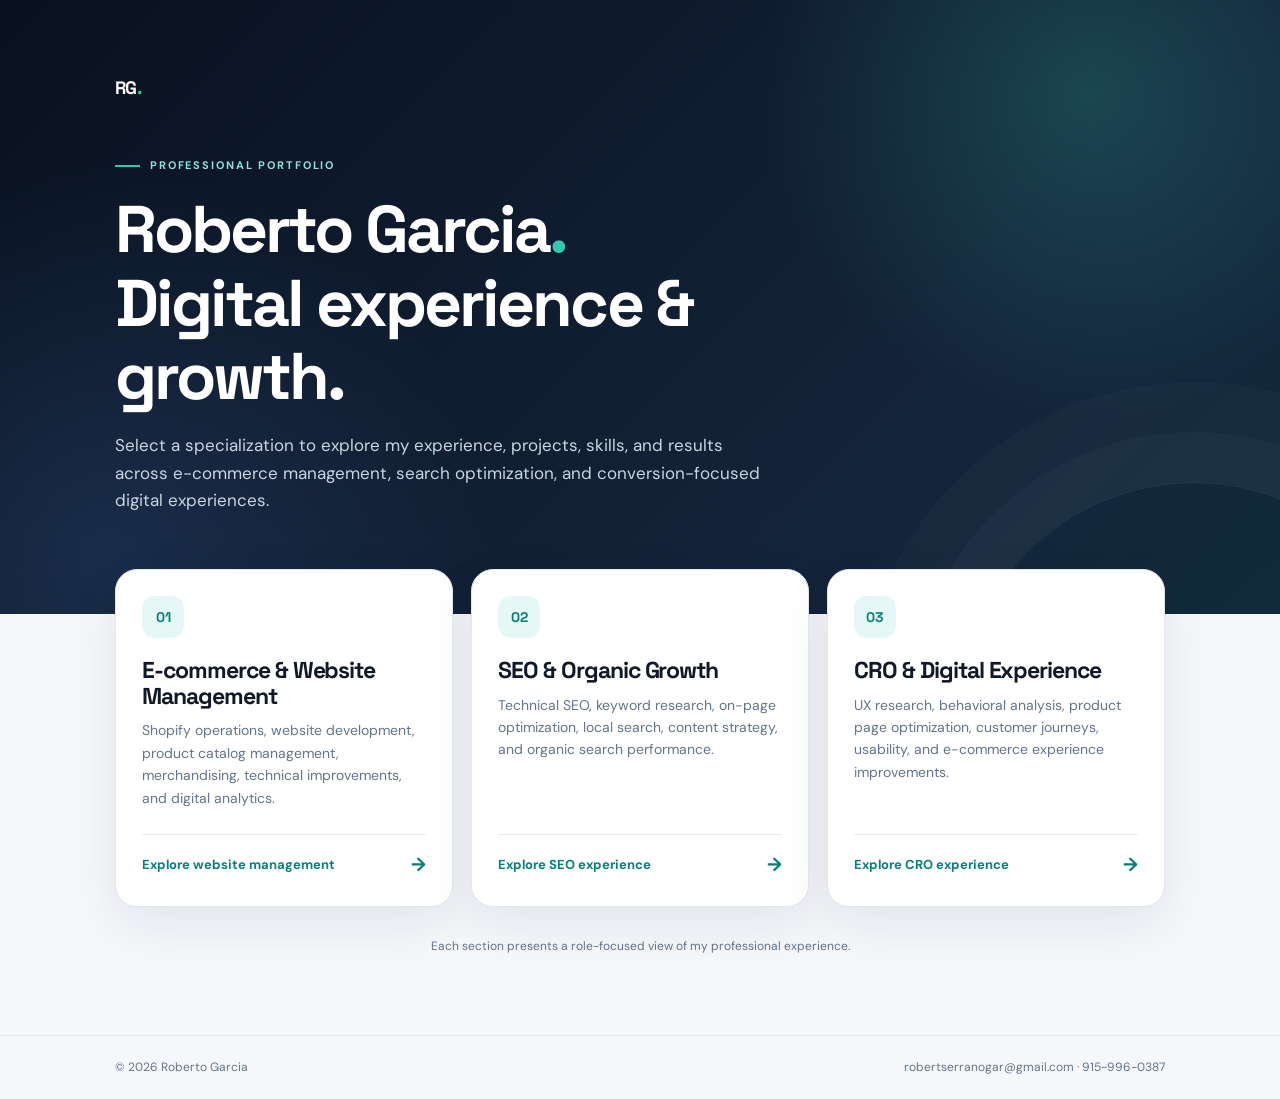
<file: index.html>
<!DOCTYPE html>
<html lang="en">
<head>
  <meta charset="UTF-8">
  <meta name="viewport" content="width=device-width, initial-scale=1.0">
  <meta name="description" content="Roberto Garcia's professional portfolio — explore e-commerce and website management, SEO, and CRO experience.">
  <meta name="theme-color" content="#0b1220">
  <title>Roberto Garcia | Portfolio</title>
  <link rel="preconnect" href="https://fonts.googleapis.com">
  <link rel="preconnect" href="https://fonts.gstatic.com" crossorigin>
  <link href="https://fonts.googleapis.com/css2?family=DM+Sans:wght@400;500;600;700&family=Space+Grotesk:wght@400;500;600;700&display=swap" rel="stylesheet">
  <style>
    :root {
      --bg: #f5f7fb;
      --surface: #fff;
      --ink: #111827;
      --muted: #64748b;
      --line: #e2e8f0;
      --navy: #0b1220;
      --teal: #35c6b0;
      --teal-dark: #087f78;
      --soft-teal: #e6f8f5;
      --shadow: 0 18px 50px rgba(15,23,42,.08);
    }
    * { box-sizing: border-box; }
    html { scroll-behavior: smooth; }
    body { margin: 0; min-height: 100vh; background: var(--bg); color: var(--ink); font-family: "DM Sans", sans-serif; line-height: 1.6; display: flex; flex-direction: column; }
    a { color: inherit; text-decoration: none; }
    .hero { position: relative; overflow: hidden; color: white; background: radial-gradient(circle at 85% 15%, rgba(53,198,176,.22), transparent 27%), radial-gradient(circle at 8% 90%, rgba(64,111,177,.22), transparent 30%), linear-gradient(135deg,#09111f,#14243a 72%,#102b3b); padding: 76px 0 100px; }
    .hero:after { content:""; position:absolute; width:470px; height:470px; border:1px solid rgba(255,255,255,.08); border-radius:50%; right:-150px; bottom:-340px; box-shadow:0 0 0 50px rgba(255,255,255,.025),0 0 0 100px rgba(255,255,255,.018); }
    .container { width:min(1050px,calc(100% - 42px)); margin:0 auto; }
    .brand { display:inline-block; color:#fff; font:700 18px "Space Grotesk",sans-serif; letter-spacing:-.04em; margin-bottom:58px; }
    .brand span { color:var(--teal); }
    .eyebrow { display:flex; align-items:center; gap:10px; color:#8ce5d8; font-size:11px; font-weight:700; letter-spacing:.17em; text-transform:uppercase; }
    .eyebrow:before { content:""; width:25px; height:2px; background:var(--teal); }
    h1,h2,h3 { font-family:"Space Grotesk",sans-serif; letter-spacing:-.045em; line-height:1.12; }
    h1 { max-width:760px; font-size:clamp(42px,6vw,66px); margin:18px 0 18px; }
    h1 span { color:var(--teal); }
    .intro { max-width:650px; color:#cbd5e1; font-size:17px; margin:0; }
    main { flex:1; padding:0 0 78px; }
    .cards { display:grid; grid-template-columns:repeat(3,1fr); gap:18px; margin-top:-45px; position:relative; z-index:2; }
    .card { min-height:275px; display:flex; flex-direction:column; background:var(--surface); border:1px solid var(--line); border-radius:22px; padding:26px; box-shadow:var(--shadow); transition:transform .2s ease,box-shadow .2s ease,border-color .2s ease; }
    .card:hover { transform:translateY(-5px); box-shadow:0 24px 55px rgba(15,23,42,.12); border-color:#b8e9e1; }
    .number { display:flex; align-items:center; justify-content:center; width:42px; height:42px; border-radius:13px; background:var(--soft-teal); color:var(--teal-dark); font:700 14px "Space Grotesk",sans-serif; }
    .card h2 { font-size:23px; margin:20px 0 10px; }
    .card p { color:var(--muted); font-size:14px; margin:0 0 25px; }
    .card-link { display:flex; align-items:center; justify-content:space-between; gap:12px; margin-top:auto; padding-top:15px; border-top:1px solid var(--line); color:var(--teal-dark); font-size:13px; font-weight:700; }
    .arrow { font-size:19px; transition:transform .2s ease; }
    .card:hover .arrow { transform:translateX(4px); }
    .note { margin:30px auto 0; text-align:center; color:var(--muted); font-size:12px; }
    footer { padding:22px 0; border-top:1px solid var(--line); color:var(--muted); font-size:12px; }
    .footer-inner { display:flex; justify-content:space-between; gap:18px; }
    @media(max-width:800px) { .cards { grid-template-columns:1fr; max-width:570px; margin-left:auto; margin-right:auto; } .card { min-height:225px; } .hero { padding:52px 0 85px; } .brand { margin-bottom:45px; } }
    @media(max-width:520px) { .container { width:calc(100% - 30px); } .intro { font-size:15px; } .card { padding:23px; } .footer-inner { flex-direction:column; } }
  </style>
</head>
<body>
  <header class="hero">
    <div class="container">
      <a class="brand" href="./index.html">RG<span>.</span></a>
      <div class="eyebrow">Professional portfolio</div>
      <h1>Roberto Garcia<span>.</span><br>Digital experience & growth.</h1>
      <p class="intro">Select a specialization to explore my experience, projects, skills, and results across e-commerce management, search optimization, and conversion-focused digital experiences.</p>
    </div>
  </header>

  <main>
    <div class="container">
      <section class="cards" aria-label="Portfolio specializations">
        <a class="card" href="./website-management.html">
          <div class="number">01</div>
          <h2>E-commerce & Website Management</h2>
          <p>Shopify operations, website development, product catalog management, merchandising, technical improvements, and digital analytics.</p>
          <div class="card-link"><span>Explore website management</span><span class="arrow">→</span></div>
        </a>
        <a class="card" href="./seo.html">
          <div class="number">02</div>
          <h2>SEO & Organic Growth</h2>
          <p>Technical SEO, keyword research, on-page optimization, local search, content strategy, and organic search performance.</p>
          <div class="card-link"><span>Explore SEO experience</span><span class="arrow">→</span></div>
        </a>
        <a class="card" href="./cro.html">
          <div class="number">03</div>
          <h2>CRO & Digital Experience</h2>
          <p>UX research, behavioral analysis, product page optimization, customer journeys, usability, and e-commerce experience improvements.</p>
          <div class="card-link"><span>Explore CRO experience</span><span class="arrow">→</span></div>
        </a>
      </section>
      <p class="note">Each section presents a role-focused view of my professional experience.</p>
    </div>
  </main>

  <footer>
    <div class="container footer-inner">
      <span>© <span id="year"></span> Roberto Garcia</span>
      <span><a href="mailto:robertserranogar@gmail.com">robertserranogar@gmail.com</a> · 915-996-0387</span>
    </div>
  </footer>
  <script>document.getElementById("year").textContent = new Date().getFullYear();</script>
</body>
</html>
</file>
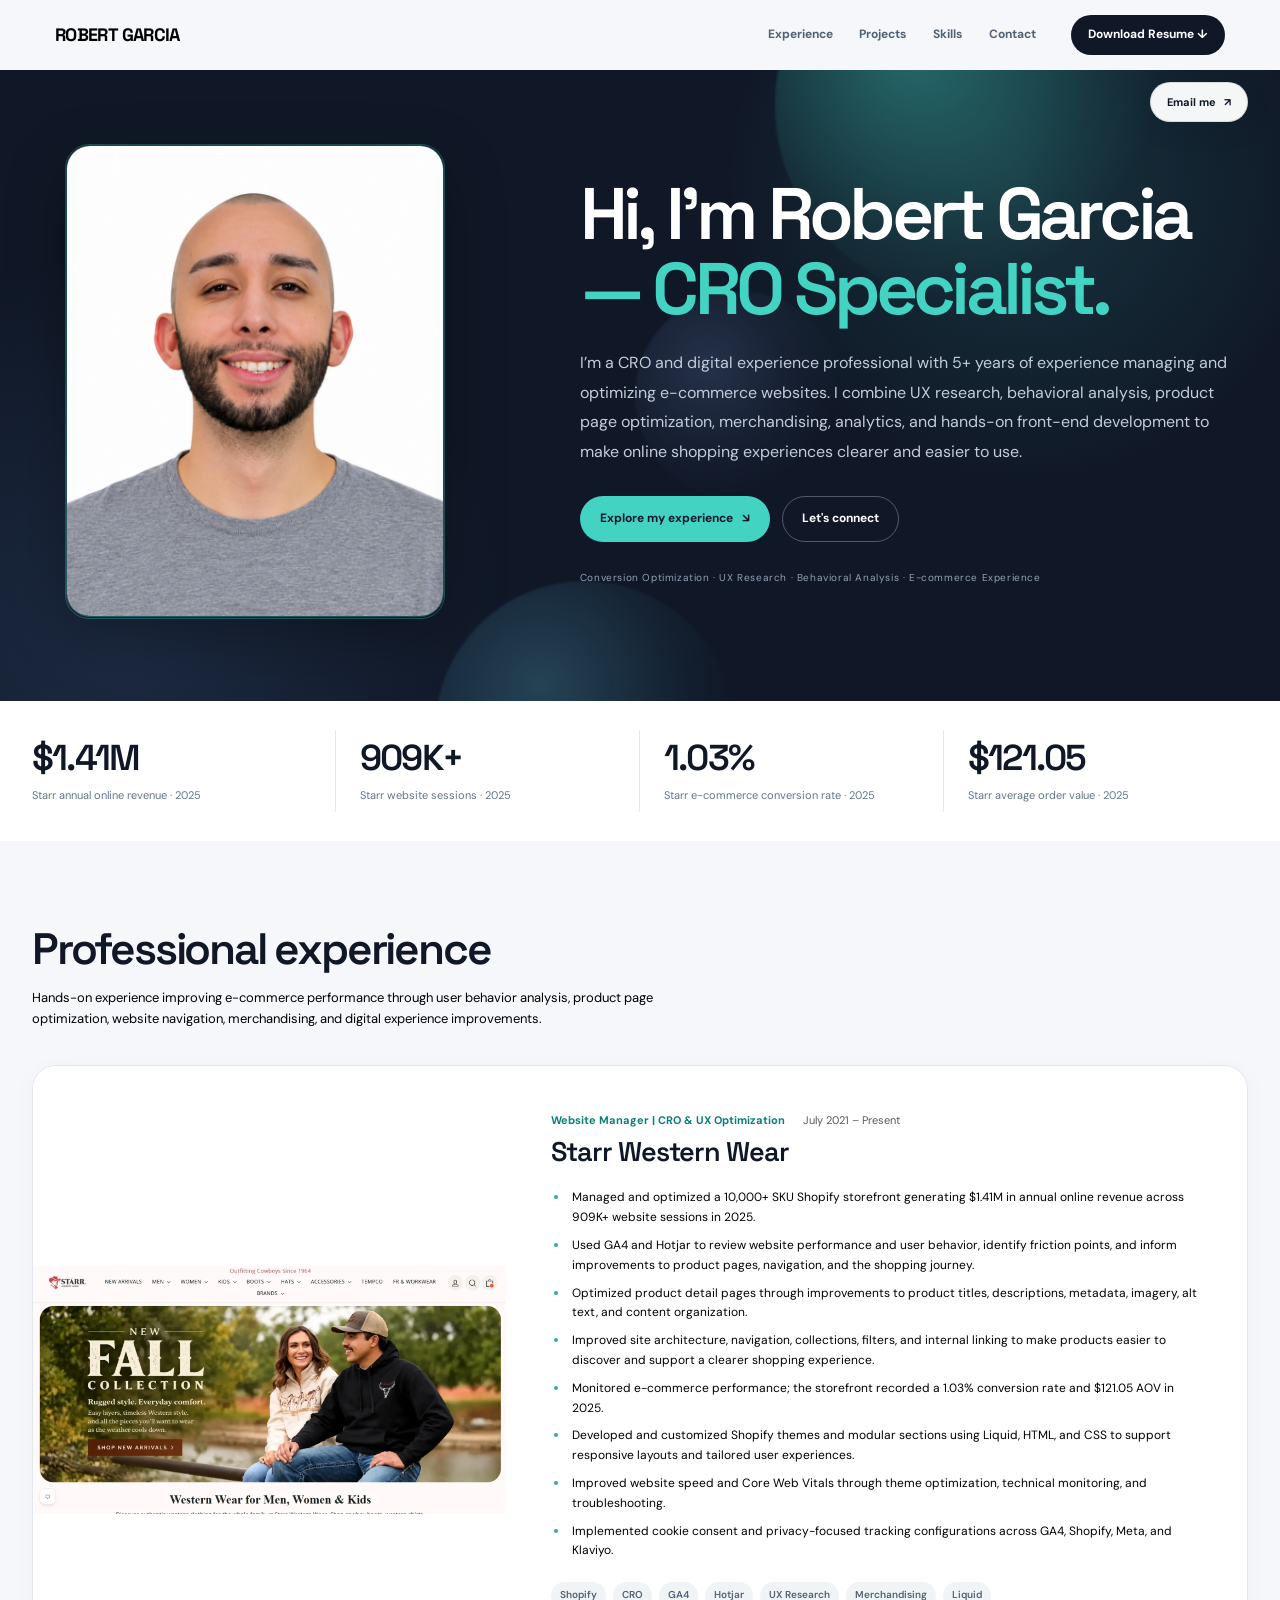
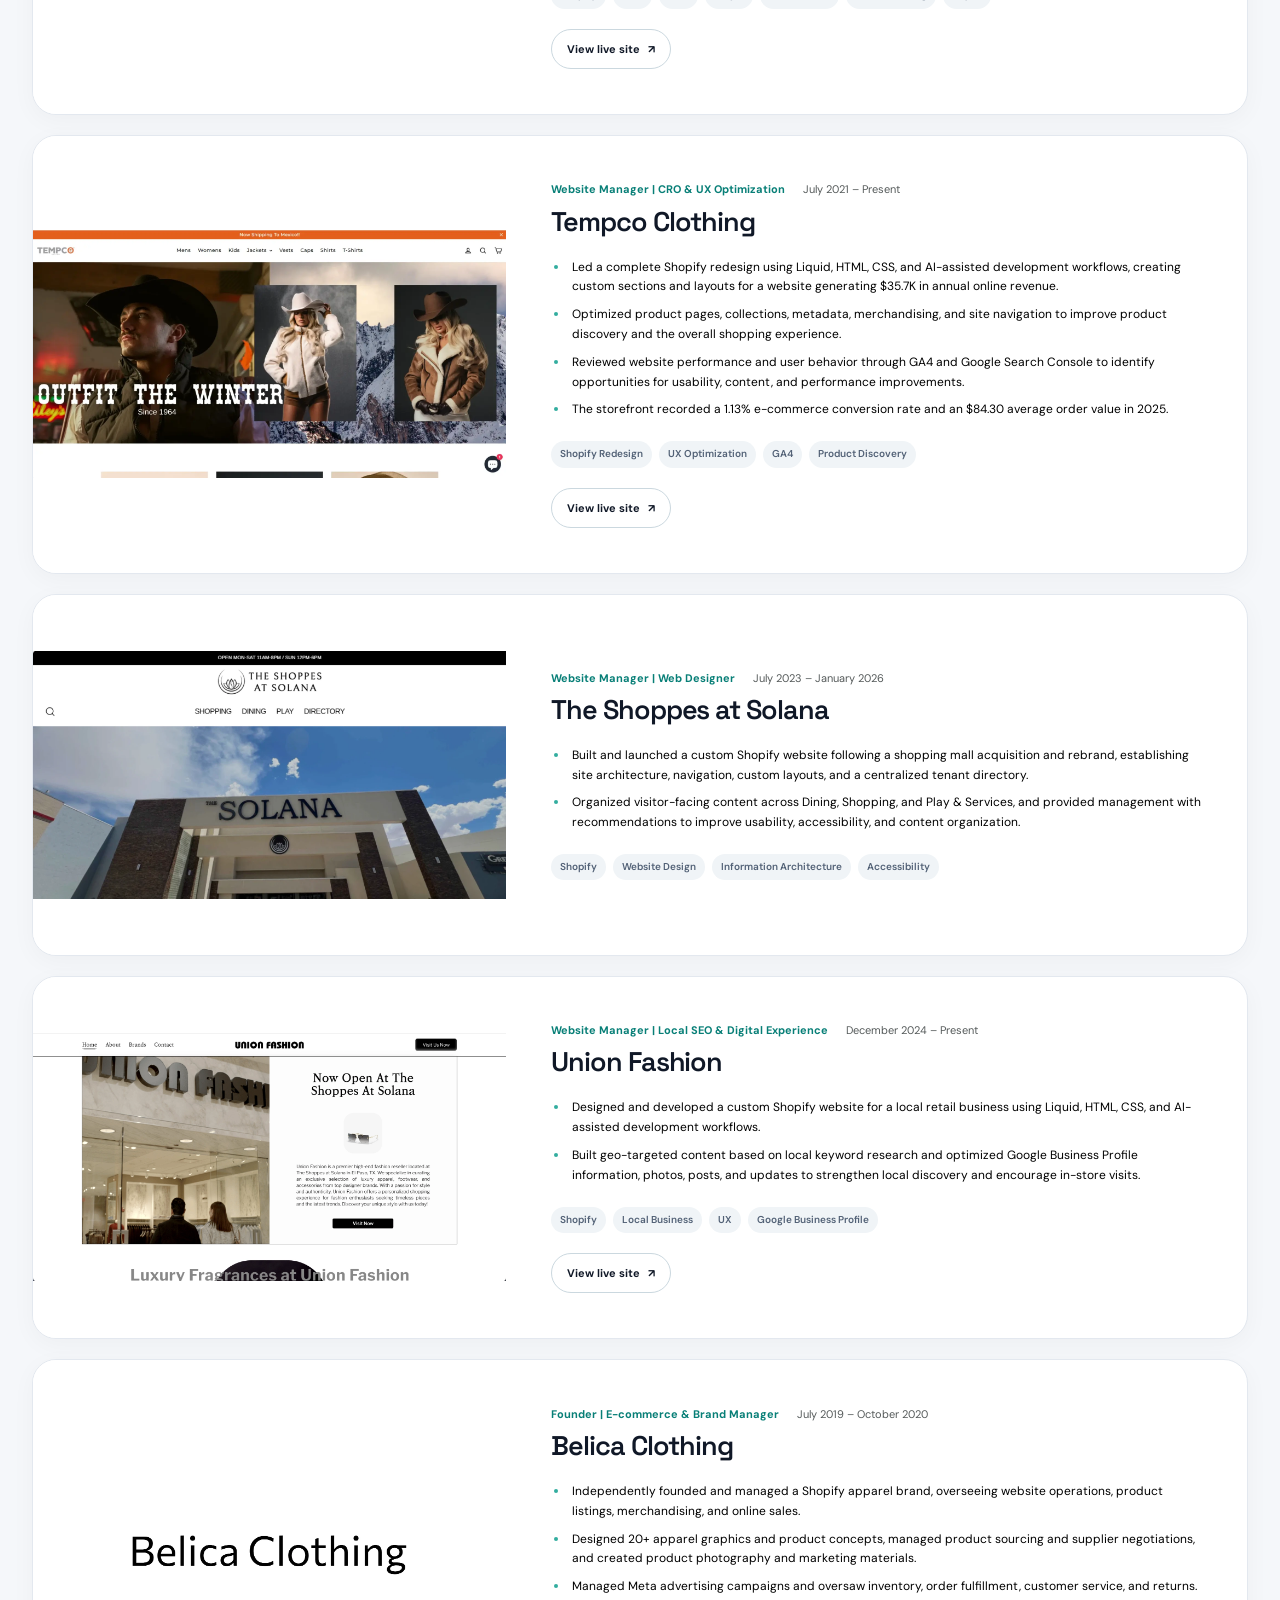
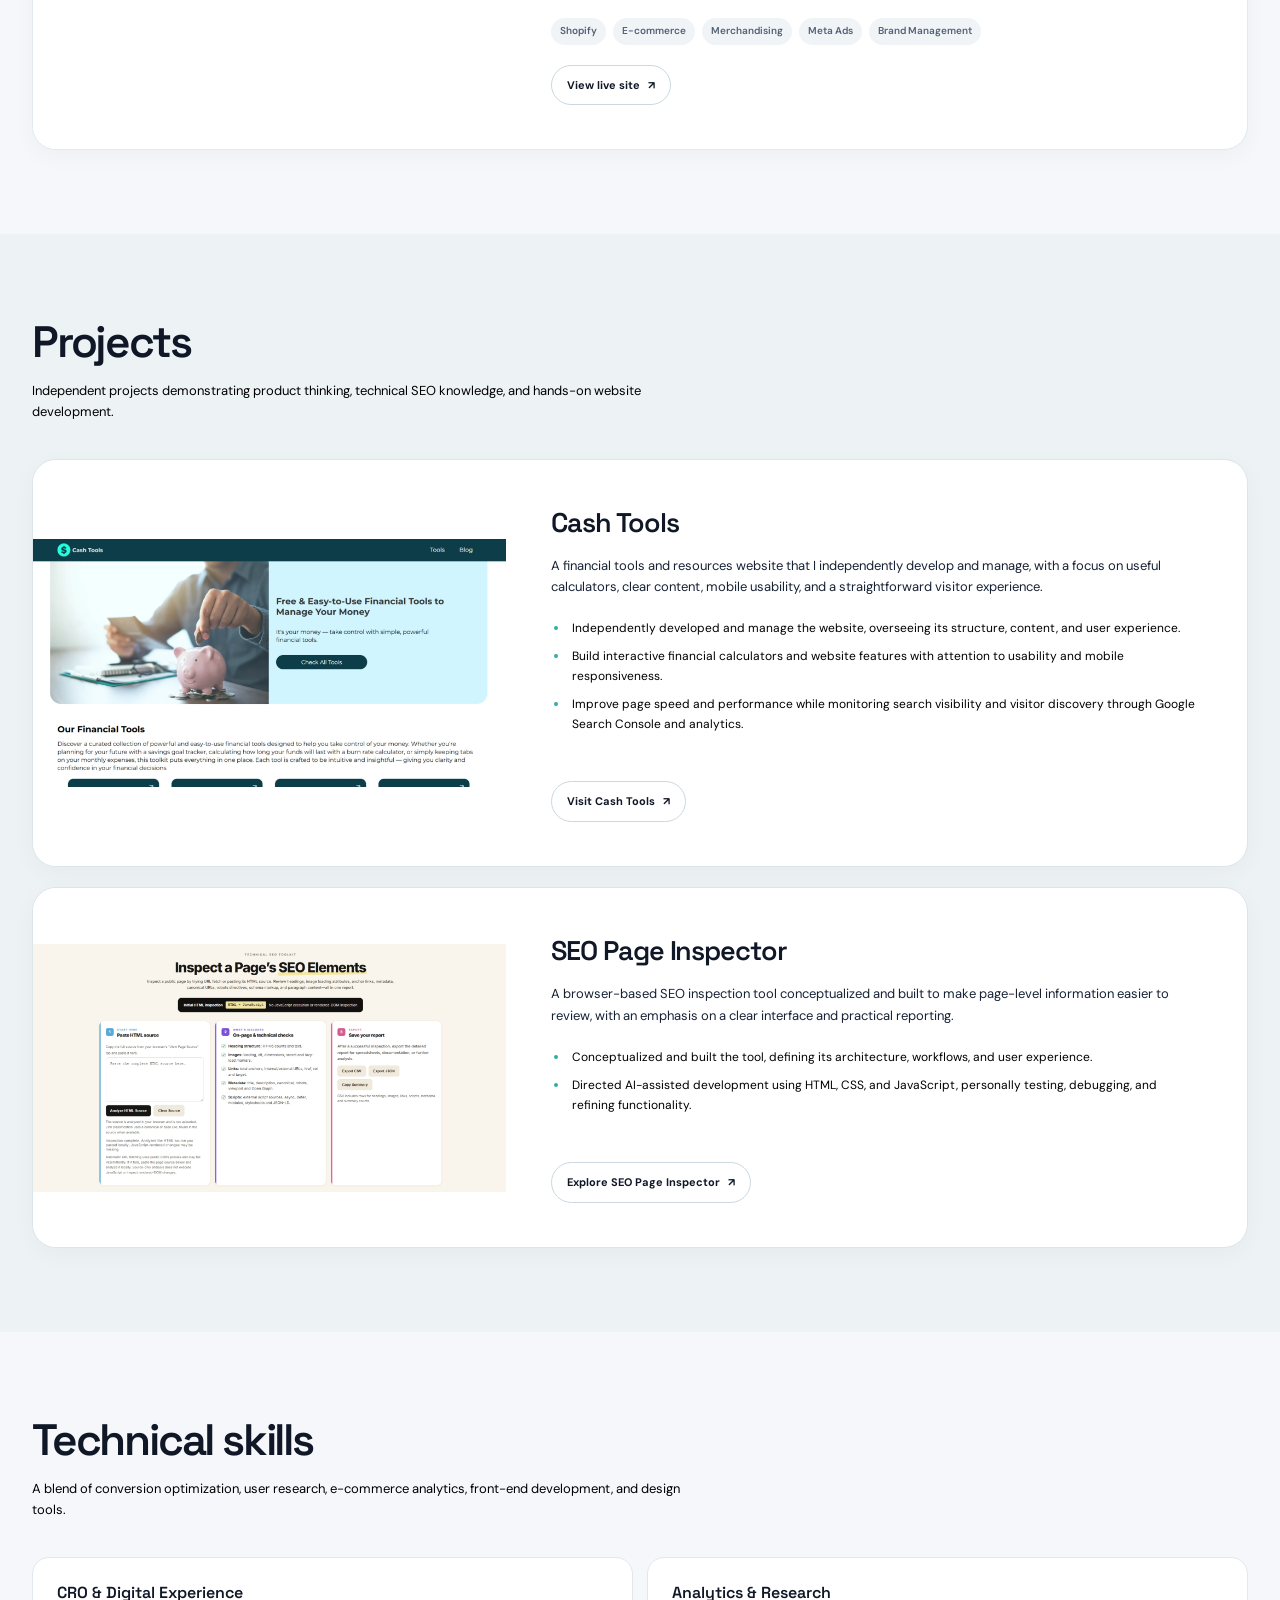
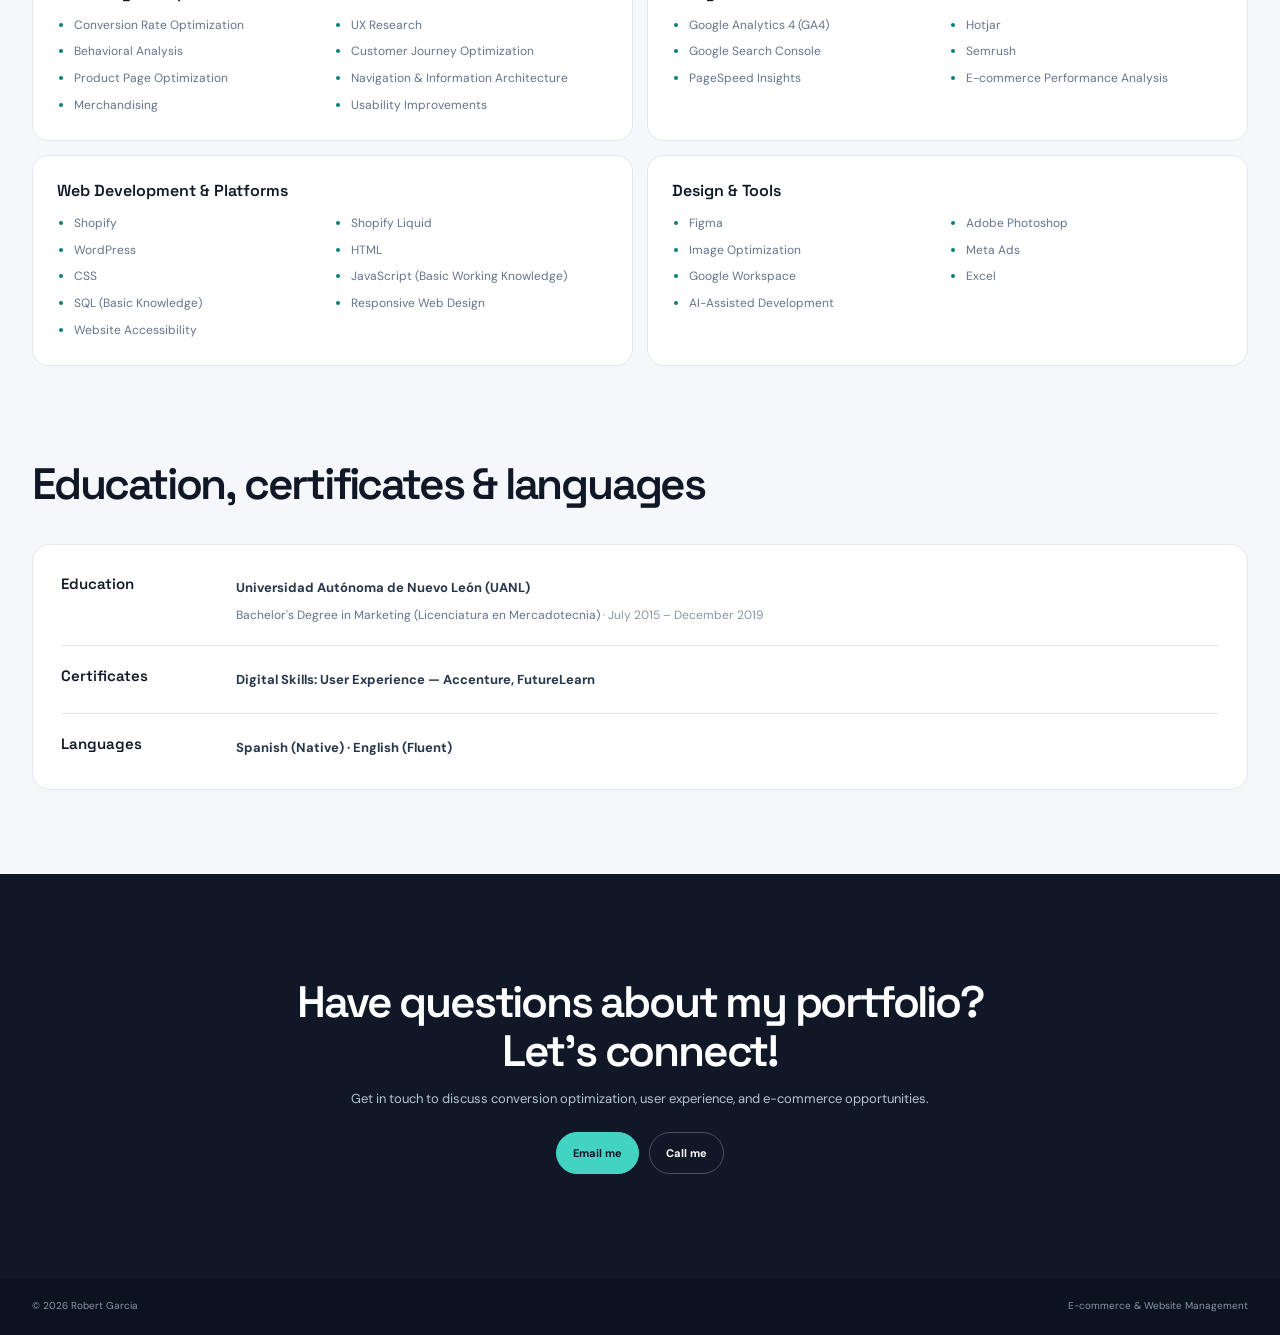
<file: cro.html>
<!doctype html>

<html lang="en">
    <head>
        <meta charset="utf-8" />
        <meta content="width=device-width, initial-scale=1.0" name="viewport" />
        <meta
            content="Robert Garcia — CRO Specialist focused on conversion optimization, UX research, behavioral analysis, e-commerce performance, and digital experience."
            name="description"
        />
        <meta content="#101827" name="theme-color" />
        <title>Robert Garcia | CRO Specialist &amp; Digital Experience</title>
        <link href="https://fonts.googleapis.com" rel="preconnect" />
        <link crossorigin="" href="https://fonts.gstatic.com" rel="preconnect" />
        <link
            href="https://fonts.googleapis.com/css2?family=DM+Sans:wght@400;500;600;700&amp;family=Space+Grotesk:wght@400;500;600;700&amp;display=swap"
            rel="stylesheet"
        />
        <link href="styles.css" rel="stylesheet" />
        <link rel="icon" type="image/png" href="img/robert-garcia-favicon.png" />
    </head>
    <body>
        <header class="topbar" id="topbar">
            <div class="wrap topbar-inner">
                <a class="brand" href="#home">ROBERT GARCIA</a>
                <nav aria-label="Main navigation">
                    <a href="#experience">Experience</a>
                    <a href="#projects">Projects</a>
                    <a href="#skills">Skills</a>
                    <a href="#contact">Contact</a>
                    <a class="nav-download" target="_blank" href="res/Roberto_Garcia_CRO_Digital_Experience_Resume.pdf"
                        >Download Resume <span aria-hidden="true">↓</span></a
                    >
                </nav>
            </div>
        </header>
        <a class="floating-email" href="mailto:robertserranogar@gmail.com"
            >Email me <span aria-hidden="true">↗</span></a
        >
        <main>
            <section class="hero" id="home">
                <div class="hero-orb orb-one"></div>
                <div class="hero-orb orb-two"></div>
                <div class="hero-orb orb-three"></div>
                <div class="wrap hero-grid">
                    <div class="portrait-wrap">
                        <div class="portrait-wrap">
                            <img src="img/robert-garcia-profile-picture.png" alt="Robert Garcia" />
                        </div>
                    </div>
                    <div class="hero-content">
                        <h1>Hi, I'm Robert Garcia <span>— CRO Specialist.</span></h1>
                        <p class="hero-copy">
                            I’m a CRO and digital experience professional with 5+ years of experience managing and
                            optimizing e-commerce websites. I combine UX research, behavioral analysis, product page
                            optimization, merchandising, analytics, and hands-on front-end development to make online
                            shopping experiences clearer and easier to use.
                        </p>
                        <div class="hero-actions">
                            <a class="button button-primary" href="#experience"
                                >Explore my experience <span aria-hidden="true">↘</span></a
                            >
                            <a class="button button-secondary" href="#contact">Let's connect</a>
                        </div>
                        <div class="hero-footnote">
                            Conversion Optimization · UX Research · Behavioral Analysis · E-commerce Experience
                        </div>
                    </div>
                </div>
            </section>
            <div aria-label="Selected conversion and e-commerce performance metrics" class="metrics-band">
                <div class="wrap metrics">
                    <div class="metric"><strong>$1.41M</strong><span>Starr annual online revenue · 2025</span></div>
                    <div class="metric"><strong>909K+</strong><span>Starr website sessions · 2025</span></div>
                    <div class="metric"><strong>1.03%</strong><span>Starr e-commerce conversion rate · 2025</span></div>
                    <div class="metric"><strong>$121.05</strong><span>Starr average order value · 2025</span></div>
                </div>
            </div>
            <section id="experience">
                <div class="wrap">
                    <div class="section-heading">
                        <h2>Professional experience</h2>
                        <p class="section-intro">
                            Hands-on experience improving e-commerce performance through user behavior analysis, product
                            page optimization, website navigation, merchandising, and digital experience improvements.
                        </p>
                    </div>
                    <div class="experience-list">
                        <article class="experience-card">
                            <div class="experience-slider">
                                <img
                                    src="img/sww/sww-1.webp"
                                    alt="Starr Western Wear ecommerce storefront"
                                    class="experience-image"
                                />
                            </div>
                            <div class="experience-content">
                                <div class="experience-topline">
                                    <span class="role">Website Manager | CRO &amp; UX Optimization</span
                                    ><span class="date">July 2021 – Present</span>
                                </div>
                                <h3>Starr Western Wear</h3>
                                <ul>
                                    <li>
                                        Managed and optimized a 10,000+ SKU Shopify storefront generating $1.41M in
                                        annual online revenue across 909K+ website sessions in 2025.
                                    </li>
                                    <li>
                                        Used GA4 and Hotjar to review website performance and user behavior, identify
                                        friction points, and inform improvements to product pages, navigation, and the
                                        shopping journey.
                                    </li>
                                    <li>
                                        Optimized product detail pages through improvements to product titles,
                                        descriptions, metadata, imagery, alt text, and content organization.
                                    </li>
                                    <li>
                                        Improved site architecture, navigation, collections, filters, and internal
                                        linking to make products easier to discover and support a clearer shopping
                                        experience.
                                    </li>
                                    <li>
                                        Monitored e-commerce performance; the storefront recorded a 1.03% conversion
                                        rate and $121.05 AOV in 2025.
                                    </li>
                                    <li>
                                        Developed and customized Shopify themes and modular sections using Liquid, HTML,
                                        and CSS to support responsive layouts and tailored user experiences.
                                    </li>
                                    <li>
                                        Improved website speed and Core Web Vitals through theme optimization, technical
                                        monitoring, and troubleshooting.
                                    </li>
                                    <li>
                                        Implemented cookie consent and privacy-focused tracking configurations across
                                        GA4, Shopify, Meta, and Klaviyo.
                                    </li>
                                </ul>
                                <div class="tag-row">
                                    <span class="tag">Shopify</span><span class="tag">CRO</span
                                    ><span class="tag">GA4</span><span class="tag">Hotjar</span
                                    ><span class="tag">UX Research</span><span class="tag">Merchandising</span
                                    ><span class="tag">Liquid</span>
                                </div>
                                <a class="site-button" href="https://starrwesternwear.com/" rel="noopener noreferrer" target="_blank"
                                    >View live site <span aria-hidden="true">↗</span></a
                                >
                            </div>
                        </article>
                        <article class="experience-card">
                            <div class="experience-slider">
                                <img
                                    src="img/tempco/tempco-1.webp"
                                    alt="Tempco ecommerce storefront"
                                    class="experience-image"
                                />
                            </div>
                            <div class="experience-content">
                                <div class="experience-topline">
                                    <span class="role">Website Manager | CRO &amp; UX Optimization</span
                                    ><span class="date">July 2021 – Present</span>
                                </div>
                                <h3>Tempco Clothing</h3>
                                <ul>
                                    <li>
                                        Led a complete Shopify redesign using Liquid, HTML, CSS, and AI-assisted
                                        development workflows, creating custom sections and layouts for a website
                                        generating $35.7K in annual online revenue.
                                    </li>
                                    <li>
                                        Optimized product pages, collections, metadata, merchandising, and site
                                        navigation to improve product discovery and the overall shopping experience.
                                    </li>
                                    <li>
                                        Reviewed website performance and user behavior through GA4 and Google Search
                                        Console to identify opportunities for usability, content, and performance
                                        improvements.
                                    </li>
                                    <li>
                                        The storefront recorded a 1.13% e-commerce conversion rate and an $84.30 average
                                        order value in 2025.
                                    </li>
                                </ul>
                                <div class="tag-row">
                                    <span class="tag">Shopify Redesign</span><span class="tag">UX Optimization</span
                                    ><span class="tag">GA4</span><span class="tag">Product Discovery</span>
                                </div>
                                <a class="site-button" href="https://tempcoclothing.com/" rel="noopener noreferrer" target="_blank"
                                    >View live site <span aria-hidden="true">↗</span></a
                                >
                            </div>
                        </article>
                        <article class="experience-card">
                            <div class="experience-slider">
                                <img
                                    src="img/the-shoppes-at-solana/the-shoppes-at-solana-1.webp"
                                    alt="The Solana Mall ecommerce storefront"
                                    class="experience-image"
                                />
                            </div>
                            <div class="experience-content">
                                <div class="experience-topline">
                                    <span class="role">Website Manager | Web Designer</span
                                    ><span class="date">July 2023 – January 2026</span>
                                </div>
                                <h3>The Shoppes at Solana</h3>
                                <ul>
                                    <li>
                                        Built and launched a custom Shopify website following a shopping mall
                                        acquisition and rebrand, establishing site architecture, navigation, custom
                                        layouts, and a centralized tenant directory.
                                    </li>
                                    <li>
                                        Organized visitor-facing content across Dining, Shopping, and Play &amp;
                                        Services, and provided management with recommendations to improve usability,
                                        accessibility, and content organization.
                                    </li>
                                </ul>
                                <div class="tag-row">
                                    <span class="tag">Shopify</span><span class="tag">Website Design</span
                                    ><span class="tag">Information Architecture</span
                                    ><span class="tag">Accessibility</span>
                                </div>
                                <!-- <a class="site-button" href="https://unionfashion.com/" rel="noopener noreferrer" target="_blank"
                                    >View live site <span aria-hidden="true">↗</span></a
                                > -->
                            </div>
                        </article>
                        <article class="experience-card">
                            <div class="experience-slider">
                                <img
                                    src="img/union/union-fash-1.webp"
                                    alt="Union Fashion ecommerce storefront"
                                    class="experience-image"
                                />
                            </div>
                            <div class="experience-content">
                                <div class="experience-topline">
                                    <span class="role">Website Manager | Local SEO &amp; Digital Experience</span
                                    ><span class="date">December 2024 – Present</span>
                                </div>
                                <h3>Union Fashion</h3>
                                <ul>
                                    <li>
                                        Designed and developed a custom Shopify website for a local retail business
                                        using Liquid, HTML, CSS, and AI-assisted development workflows.
                                    </li>
                                    <li>
                                        Built geo-targeted content based on local keyword research and optimized Google
                                        Business Profile information, photos, posts, and updates to strengthen local
                                        discovery and encourage in-store visits.
                                    </li>
                                </ul>
                                <div class="tag-row">
                                    <span class="tag">Shopify</span><span class="tag">Local Business</span
                                    ><span class="tag">UX</span><span class="tag">Google Business Profile</span>
                                </div>
                                <a class="site-button" href="https://unionfashion.com/" rel="noopener noreferrer" target="_blank"
                                    >View live site <span aria-hidden="true">↗</span></a
                                >
                            </div>
                        </article>
                        <article class="experience-card">
                            <div class="experience-slider">
                                <img
                                    src="img/b-clothing/belica.webp"
                                    alt="Belica ecommerce storefront"
                                    class="experience-image"
                                />
                            </div>
                            <div class="experience-content">
                                <div class="experience-topline">
                                    <span class="role">Founder | E-commerce &amp; Brand Manager</span
                                    ><span class="date">July 2019 – October 2020</span>
                                </div>
                                <h3>Belica Clothing</h3>
                                <ul>
                                    <li>
                                        Independently founded and managed a Shopify apparel brand, overseeing website
                                        operations, product listings, merchandising, and online sales.
                                    </li>
                                    <li>
                                        Designed 20+ apparel graphics and product concepts, managed product sourcing and
                                        supplier negotiations, and created product photography and marketing materials.
                                    </li>
                                    <li>
                                        Managed Meta advertising campaigns and oversaw inventory, order fulfillment,
                                        customer service, and returns.
                                    </li>
                                </ul>
                                <div class="tag-row">
                                    <span class="tag">Shopify</span><span class="tag">E-commerce</span
                                    ><span class="tag">Merchandising</span><span class="tag">Meta Ads</span
                                    ><span class="tag">Brand Management</span>
                                </div>
                                <a class="site-button" href="#" rel="noopener noreferrer" target="_blank"
                                    >View live site <span aria-hidden="true">↗</span></a
                                >
                            </div>
                        </article>
                    </div>
                </div>
            </section>
            <section class="projects-section" id="projects">
                <div class="wrap">
                    <div class="section-heading">
                        <h2>Projects</h2>
                        <p class="section-intro">
                            Independent projects demonstrating product thinking, technical SEO knowledge, and hands-on
                            website development.
                        </p>
                    </div>
                    <div class="project-list">
                        <article class="project-card">
                            <div class="project-visual">
                                <img
                                    src="img/cash-tools/cash-tools-1.webp"
                                    alt="Cash Tools website showing financial calculators"
                                    class="project-image"
                                />
                            </div>
                            <div class="project-content">
                                <h3>Cash Tools</h3>
                                <p>
                                    A financial tools and resources website that I independently develop and manage,
                                    with a focus on useful calculators, clear content, mobile usability, and a
                                    straightforward visitor experience.
                                </p>
                                <ul>
                                    <li>
                                        Independently developed and manage the website, overseeing its structure,
                                        content, and user experience.
                                    </li>
                                    <li>
                                        Build interactive financial calculators and website features with attention to
                                        usability and mobile responsiveness.
                                    </li>
                                    <li>
                                        Improve page speed and performance while monitoring search visibility and
                                        visitor discovery through Google Search Console and analytics.
                                    </li>
                                </ul>
                                <a
                                    class="site-button"
                                    href="https://www.cashtools.org/"
                                    rel="noopener noreferrer"
                                    target="_blank"
                                    >Visit Cash Tools <span aria-hidden="true">↗</span></a
                                >
                            </div>
                        </article>
                        <article class="project-card">
                            <div class="project-visual">
                                <img
                                    src="img/seo-tool/seo-tool-1.webp"
                                    alt="SEO Tools website inspector"
                                    class="project-image"
                                />
                            </div>
                            <div class="project-content">
                                <h3>SEO Page Inspector</h3>
                                <p>
                                    A browser-based SEO inspection tool conceptualized and built to make page-level
                                    information easier to review, with an emphasis on a clear interface and practical
                                    reporting.
                                </p>
                                <ul>
                                    <li>
                                        Conceptualized and built the tool, defining its architecture, workflows, and
                                        user experience.
                                    </li>
                                    <li>
                                        Directed AI-assisted development using HTML, CSS, and JavaScript, personally
                                        testing, debugging, and refining functionality.
                                    </li>
                                </ul>
                                <a
                                    class="site-button"
                                    href="https://robertgarcia305.github.io/seo-tools/seo-page-inspector.html"
                                    rel="noopener noreferrer"
                                    target="_blank"
                                    >Explore SEO Page Inspector <span aria-hidden="true">↗</span></a
                                >
                            </div>
                        </article>
                    </div>
                </div>
            </section>
            <section id="skills">
                <div class="wrap">
                    <div class="section-heading">
                        <h2>Technical skills</h2>
                        <p class="section-intro">
                            A blend of conversion optimization, user research, e-commerce analytics, front-end
                            development, and design tools.
                        </p>
                    </div>
                    <div class="skills-grid">
                        <article class="skill-card">
                            <h3>CRO &amp; Digital Experience</h3>
                            <ul>
                                <li>Conversion Rate Optimization</li>
                                <li>UX Research</li>
                                <li>Behavioral Analysis</li>
                                <li>Customer Journey Optimization</li>
                                <li>Product Page Optimization</li>
                                <li>Navigation &amp; Information Architecture</li>
                                <li>Merchandising</li>
                                <li>Usability Improvements</li>
                            </ul>
                        </article>
                        <article class="skill-card">
                            <h3>Analytics &amp; Research</h3>
                            <ul>
                                <li>Google Analytics 4 (GA4)</li>
                                <li>Hotjar</li>
                                <li>Google Search Console</li>
                                <li>Semrush</li>
                                <li>PageSpeed Insights</li>
                                <li>E-commerce Performance Analysis</li>
                            </ul>
                        </article>
                        <article class="skill-card">
                            <h3>Web Development &amp; Platforms</h3>
                            <ul>
                                <li>Shopify</li>
                                <li>Shopify Liquid</li>
                                <li>WordPress</li>
                                <li>HTML</li>
                                <li>CSS</li>
                                <li>JavaScript (Basic Working Knowledge)</li>
                                <li>SQL (Basic Knowledge)</li>
                                <li>Responsive Web Design</li>
                                <li>Website Accessibility</li>
                            </ul>
                        </article>
                        <article class="skill-card">
                            <h3>Design &amp; Tools</h3>
                            <ul>
                                <li>Figma</li>
                                <li>Adobe Photoshop</li>
                                <li>Image Optimization</li>
                                <li>Meta Ads</li>
                                <li>Google Workspace</li>
                                <li>Excel</li>
                                <li>AI-Assisted Development</li>
                            </ul>
                        </article>
                    </div>
                </div>
            </section>
            <section class="background-section">
                <div class="wrap">
                    <div class="section-heading"><h2>Education, certificates &amp; languages</h2></div>
                    <article class="background-card">
                        <div class="background-row">
                            <strong>Education</strong>
                            <div>
                                <b>Universidad Autónoma de Nuevo León (UANL)</b>
                                <p>
                                    Bachelor's Degree in Marketing (Licenciatura en Mercadotecnia)
                                    <span>· July 2015 – December 2019</span>
                                </p>
                            </div>
                        </div>
                        <div class="background-row">
                            <strong>Certificates</strong>
                            <div><b>Digital Skills: User Experience — Accenture, FutureLearn</b></div>
                        </div>
                        <div class="background-row">
                            <strong>Languages</strong>
                            <div><b>Spanish (Native) · English (Fluent)</b></div>
                        </div>
                    </article>
                </div>
            </section>
            <section class="contact-section" id="contact">
                <div class="wrap contact-inner">
                    <div>
                        <h2>Have questions about my portfolio? Let's connect!</h2>
                        <p>
                            Get in touch to discuss conversion optimization, user experience, and e-commerce
                            opportunities.
                        </p>
                    </div>
                    <div class="contact-links">
                        <a class="primary" href="mailto:robertserranogar@gmail.com">Email me</a
                        ><a href="tel:9159960387">Call me</a>
                    </div>
                </div>
            </section>
        </main>
        <footer>
            <div class="wrap">
                <span>© <span id="year">CRO &amp; Digital Experience</span> Robert Garcia</span
                ><span>E-commerce &amp; Website Management</span>
            </div>
        </footer>
        <script>
            const topbar = document.getElementById("topbar");
            const updateHeader = () => topbar.classList.toggle("scrolled", window.scrollY > 18);
            window.addEventListener("scroll", updateHeader, { passive: true });
            updateHeader();
            document.getElementById("year").textContent = new Date().getFullYear();
            document.querySelectorAll("[data-slider]").forEach((slider) => {
                const slides = [...slider.querySelectorAll(".slide")];
                const dots = [...slider.querySelectorAll(".slider-dots button")];
                let current = 0;
                const show = (index) => {
                    current = (index + slides.length) % slides.length;
                    slides.forEach((slide, i) => slide.classList.toggle("active", i === current));
                    dots.forEach((dot, i) => dot.classList.toggle("active", i === current));
                };
                slider.querySelector(".prev").addEventListener("click", () => show(current - 1));
                slider.querySelector(".next").addEventListener("click", () => show(current + 1));
                dots.forEach((dot, i) => dot.addEventListener("click", () => show(i)));
            });
        </script>
    </body>
</html>
</file>
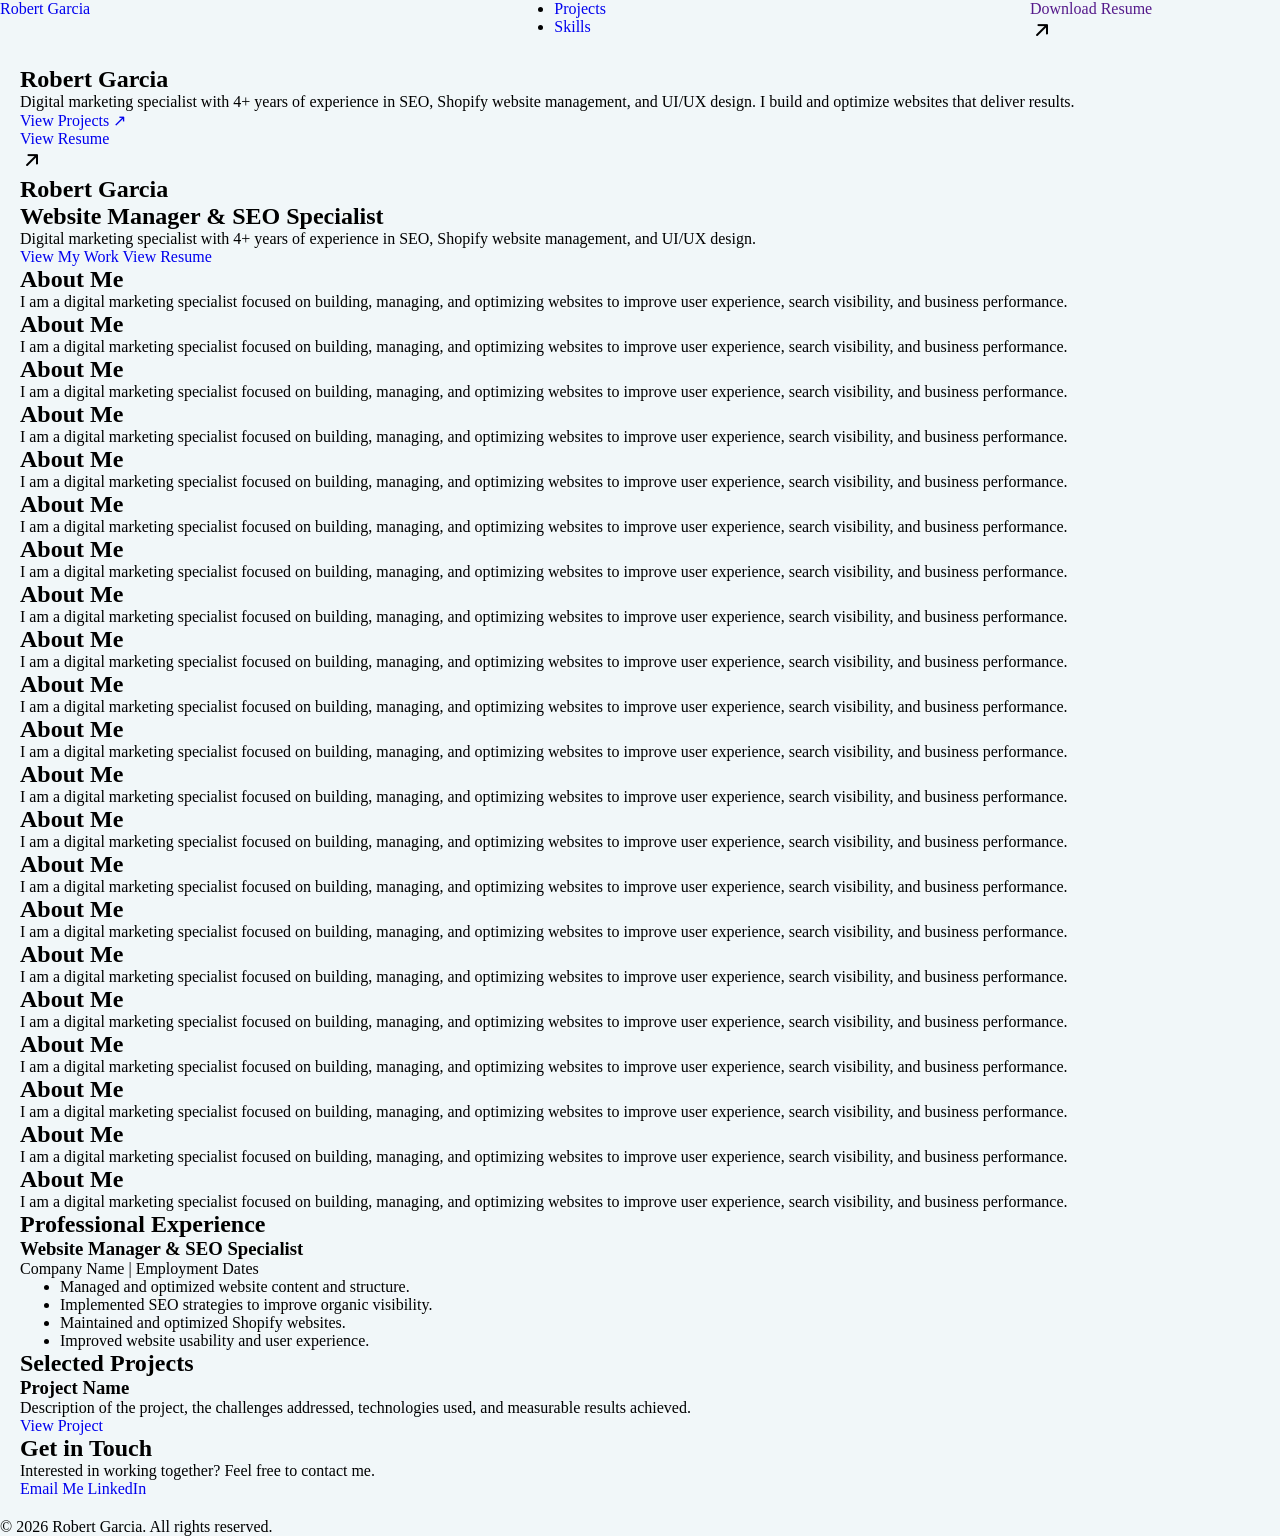
<file: modern-looking-test.html>
<!DOCTYPE html>
<html lang="en"><head>
        <title>Robert Garcia | Website Manager &amp; SEO Specialist</title>
        <meta charset="UTF-8">
        <meta name="viewport" content="width=device-width, initial-scale=1.0">
        <meta http-equiv="X-UA-Compatible" content="ie=edge">
        <meta name="description" content="Portfolio of Robert Garcia, a digital marketing 
        specialist with 5+ years of experience in SEO, Shopify website management, 
        and UI/UX design. See projects and measurable results.">
        <link rel="icon" href="img/robert-garcia-favicon.png" type="image/png">
        <link rel="preconnect" href="https://fonts.googleapis.com">
        <link rel="preconnect" href="https://fonts.gstatic.com" crossorigin="">
        <link rel="stylesheet" href="index.css">
        <link href="https://fonts.googleapis.com/css2?family=DM+Sans:wght@400;500;600;700&amp;family=Space+Grotesk:wght@500;600;700&amp;display=swap" rel="stylesheet">

        <!-- <link rel="stylesheet" href="index.css"> -->
        <script src="index.js"></script>
        <!-- Hotjar Tracking Code for Site 5253677 (name missing) -->
        <script>
            (function(h,o,t,j,a,r){
                h.hj=h.hj||function(){(h.hj.q=h.hj.q||[]).push(arguments)};
                h._hjSettings={hjid:5253677,hjsv:6};
                a=o.getElementsByTagName('head')[0];
                r=o.createElement('script');r.async=1;
                r.src=t+h._hjSettings.hjid+j+h._hjSettings.hjsv;
                a.appendChild(r);
            })(window,document,'https://static.hotjar.com/c/hotjar-','.js?sv=');
        </script><script async="" src="https://static.hotjar.com/c/hotjar-5253677.js?sv=6"></script><script async="" src="https://static.hotjar.com/c/hotjar-5253677.js?sv=6"></script><script async="" src="https://static.hotjar.com/c/hotjar-5253677.js?sv=6"></script>
<script async="" src="https://script.hotjar.com/modules.47ae0ae40a423a71e31f.js" charset="utf-8"></script><script src="https://script.hotjar.com/browser-perf.8417c6bba72228fa2e29.js"></script><script async="" src="https://script.hotjar.com/modules.47ae0ae40a423a71e31f.js" charset="utf-8"></script><script async="" src="https://script.hotjar.com/modules.47ae0ae40a423a71e31f.js" charset="utf-8"></script><script src="https://script.hotjar.com/browser-perf.8417c6bba72228fa2e29.js"></script></head>
<body>

    <header class="site-header">
        <nav class="navbar">
            <div class="logo-wrap">
                <a href="navbar__logo" href="#home">Robert Garcia</a>
            </div>
            <div class="menu">
                <ul>
                    <li>
                        <a href="#projects">Projects</a>
                    </li>
                    <li>
                        <a href="#skills">Skills</a>
                    </li>
                </ul>
            </div>
            <div class="navbar__cta-wrap">
                <a href="">
                    <p>Download Resume</p>
                    <img src="img/arrow-up-right.png" alt="" aria-hidden="true">
                </a>
            </div>

        </nav>
    </header>

    <main>

        <section id="home" class="hero">
            <div class="hero__container">

                <div class="hero__image-wrap">
                    <!-- <img
                        src="img/robert-garcia-profile-picture.png"
                        alt="Robert Garcia"
                        class="hero__image"
                    > -->
                </div>

                <div class="hero__content">
                    <h1 class="hero__title">Robert Garcia</h1>

                    <p class="hero__description">
                        Digital marketing specialist with 4+ years of experience
                        in SEO, Shopify website management, and UI/UX design.
                        I build and optimize websites that deliver results.
                    </p>

                    <div class="hero__actions">
                        <a href="#projects" class="hero__button hero__button--primary">
                            View Projects
                            <span>↗</span>
                        </a>

                        <div class="button-wrap">
                            <a href="resume.pdf" target="_blank" class="hero__button hero__button--secondary">
                            <p>View Resume</p>
                            <div class="arrow-image-wrap"><img src="img/arrow-up-right.png" alt="" aria-hidden="true"></div>
                            </a>
                        </div>
                    </div>
                </div>

            </div>
        </section>

        <section id="home">
            <h1>Robert Garcia</h1>
            <h2>Website Manager &amp; SEO Specialist</h2>

            <p>
                Digital marketing specialist with 4+ years of experience
                in SEO, Shopify website management, and UI/UX design.
            </p>

            <a href="#projects">View My Work</a>
            <a href="resume.pdf" target="_blank">View Resume</a>
        </section>

        <section id="about">
            <h2>About Me</h2>

            <p>
                I am a digital marketing specialist focused on building,
                managing, and optimizing websites to improve user experience,
                search visibility, and business performance.
            </p>
        </section>

        <section id="about">
            <h2>About Me</h2>

            <p>
                I am a digital marketing specialist focused on building,
                managing, and optimizing websites to improve user experience,
                search visibility, and business performance.
            </p>
        </section>

        <section id="about">
            <h2>About Me</h2>

            <p>
                I am a digital marketing specialist focused on building,
                managing, and optimizing websites to improve user experience,
                search visibility, and business performance.
            </p>
        </section>

        <section id="about">
            <h2>About Me</h2>

            <p>
                I am a digital marketing specialist focused on building,
                managing, and optimizing websites to improve user experience,
                search visibility, and business performance.
            </p>
        </section>

        <section id="about">
            <h2>About Me</h2>

            <p>
                I am a digital marketing specialist focused on building,
                managing, and optimizing websites to improve user experience,
                search visibility, and business performance.
            </p>
        </section>

        <section id="about">
            <h2>About Me</h2>

            <p>
                I am a digital marketing specialist focused on building,
                managing, and optimizing websites to improve user experience,
                search visibility, and business performance.
            </p>
        </section>

        <section id="about">
            <h2>About Me</h2>

            <p>
                I am a digital marketing specialist focused on building,
                managing, and optimizing websites to improve user experience,
                search visibility, and business performance.
            </p>
        </section>

        <section id="about">
            <h2>About Me</h2>

            <p>
                I am a digital marketing specialist focused on building,
                managing, and optimizing websites to improve user experience,
                search visibility, and business performance.
            </p>
        </section>

        <section id="about">
            <h2>About Me</h2>

            <p>
                I am a digital marketing specialist focused on building,
                managing, and optimizing websites to improve user experience,
                search visibility, and business performance.
            </p>
        </section>

        <section id="about">
            <h2>About Me</h2>

            <p>
                I am a digital marketing specialist focused on building,
                managing, and optimizing websites to improve user experience,
                search visibility, and business performance.
            </p>
        </section>

        <section id="about">
            <h2>About Me</h2>

            <p>
                I am a digital marketing specialist focused on building,
                managing, and optimizing websites to improve user experience,
                search visibility, and business performance.
            </p>
        </section>

        <section id="about">
            <h2>About Me</h2>

            <p>
                I am a digital marketing specialist focused on building,
                managing, and optimizing websites to improve user experience,
                search visibility, and business performance.
            </p>
        </section>

        <section id="about">
            <h2>About Me</h2>

            <p>
                I am a digital marketing specialist focused on building,
                managing, and optimizing websites to improve user experience,
                search visibility, and business performance.
            </p>
        </section>

        <section id="about">
            <h2>About Me</h2>

            <p>
                I am a digital marketing specialist focused on building,
                managing, and optimizing websites to improve user experience,
                search visibility, and business performance.
            </p>
        </section>

        <section id="about">
            <h2>About Me</h2>

            <p>
                I am a digital marketing specialist focused on building,
                managing, and optimizing websites to improve user experience,
                search visibility, and business performance.
            </p>
        </section>

        <section id="about">
            <h2>About Me</h2>

            <p>
                I am a digital marketing specialist focused on building,
                managing, and optimizing websites to improve user experience,
                search visibility, and business performance.
            </p>
        </section>

        <section id="about">
            <h2>About Me</h2>

            <p>
                I am a digital marketing specialist focused on building,
                managing, and optimizing websites to improve user experience,
                search visibility, and business performance.
            </p>
        </section>

        <section id="about">
            <h2>About Me</h2>

            <p>
                I am a digital marketing specialist focused on building,
                managing, and optimizing websites to improve user experience,
                search visibility, and business performance.
            </p>
        </section>

        <section id="about">
            <h2>About Me</h2>

            <p>
                I am a digital marketing specialist focused on building,
                managing, and optimizing websites to improve user experience,
                search visibility, and business performance.
            </p>
        </section>

        <section id="about">
            <h2>About Me</h2>

            <p>
                I am a digital marketing specialist focused on building,
                managing, and optimizing websites to improve user experience,
                search visibility, and business performance.
            </p>
        </section>

        <section id="about">
            <h2>About Me</h2>

            <p>
                I am a digital marketing specialist focused on building,
                managing, and optimizing websites to improve user experience,
                search visibility, and business performance.
            </p>
        </section>

        <section id="experience">
            <h2>Professional Experience</h2>

            <article>
                <h3>Website Manager &amp; SEO Specialist</h3>
                <p>Company Name | Employment Dates</p>

                <ul>
                    <li>Managed and optimized website content and structure.</li>
                    <li>Implemented SEO strategies to improve organic visibility.</li>
                    <li>Maintained and optimized Shopify websites.</li>
                    <li>Improved website usability and user experience.</li>
                </ul>
            </article>
        </section>

        <section id="projects">
            <h2>Selected Projects</h2>

            <article>
                <h3>Project Name</h3>
                <p>
                    Description of the project, the challenges addressed,
                    technologies used, and measurable results achieved.
                </p>
                <a href="#" target="_blank">View Project</a>
            </article>

        </section>

        <section id="contact">
            <h2>Get in Touch</h2>

            <p>
                Interested in working together? Feel free to contact me.
            </p>

            <a href="mailto:your-email@example.com">Email Me</a>
            <a href="https://www.linkedin.com/" target="_blank">LinkedIn</a>
        </section>

    </main>

    <footer>
        <p>© 2026 Robert Garcia. All rights reserved.</p>
    </footer>

    <script>
        const siteHeader = document.querySelector(".site-header");

        function updateNavigationOnScroll() {
            siteHeader.classList.toggle("is-scrolled", window.scrollY > 40);
        }

        window.addEventListener("scroll", updateNavigationOnScroll, { passive: true });
        updateNavigationOnScroll();
    </script>


<iframe id="_hjSafeContext_70366046" title="_hjSafeContext" tabindex="-1" aria-hidden="true" src="about:blank" style="display: none !important; width: 1px !important; height: 1px !important; opacity: 0 !important; pointer-events: none !important;"></iframe>
<iframe id="_hjSafeContext_9816507" title="_hjSafeContext" tabindex="-1" aria-hidden="true" src="about:blank" style="display: none !important; width: 1px !important; height: 1px !important; opacity: 0 !important; pointer-events: none !important;"></iframe></body></html>
</file>
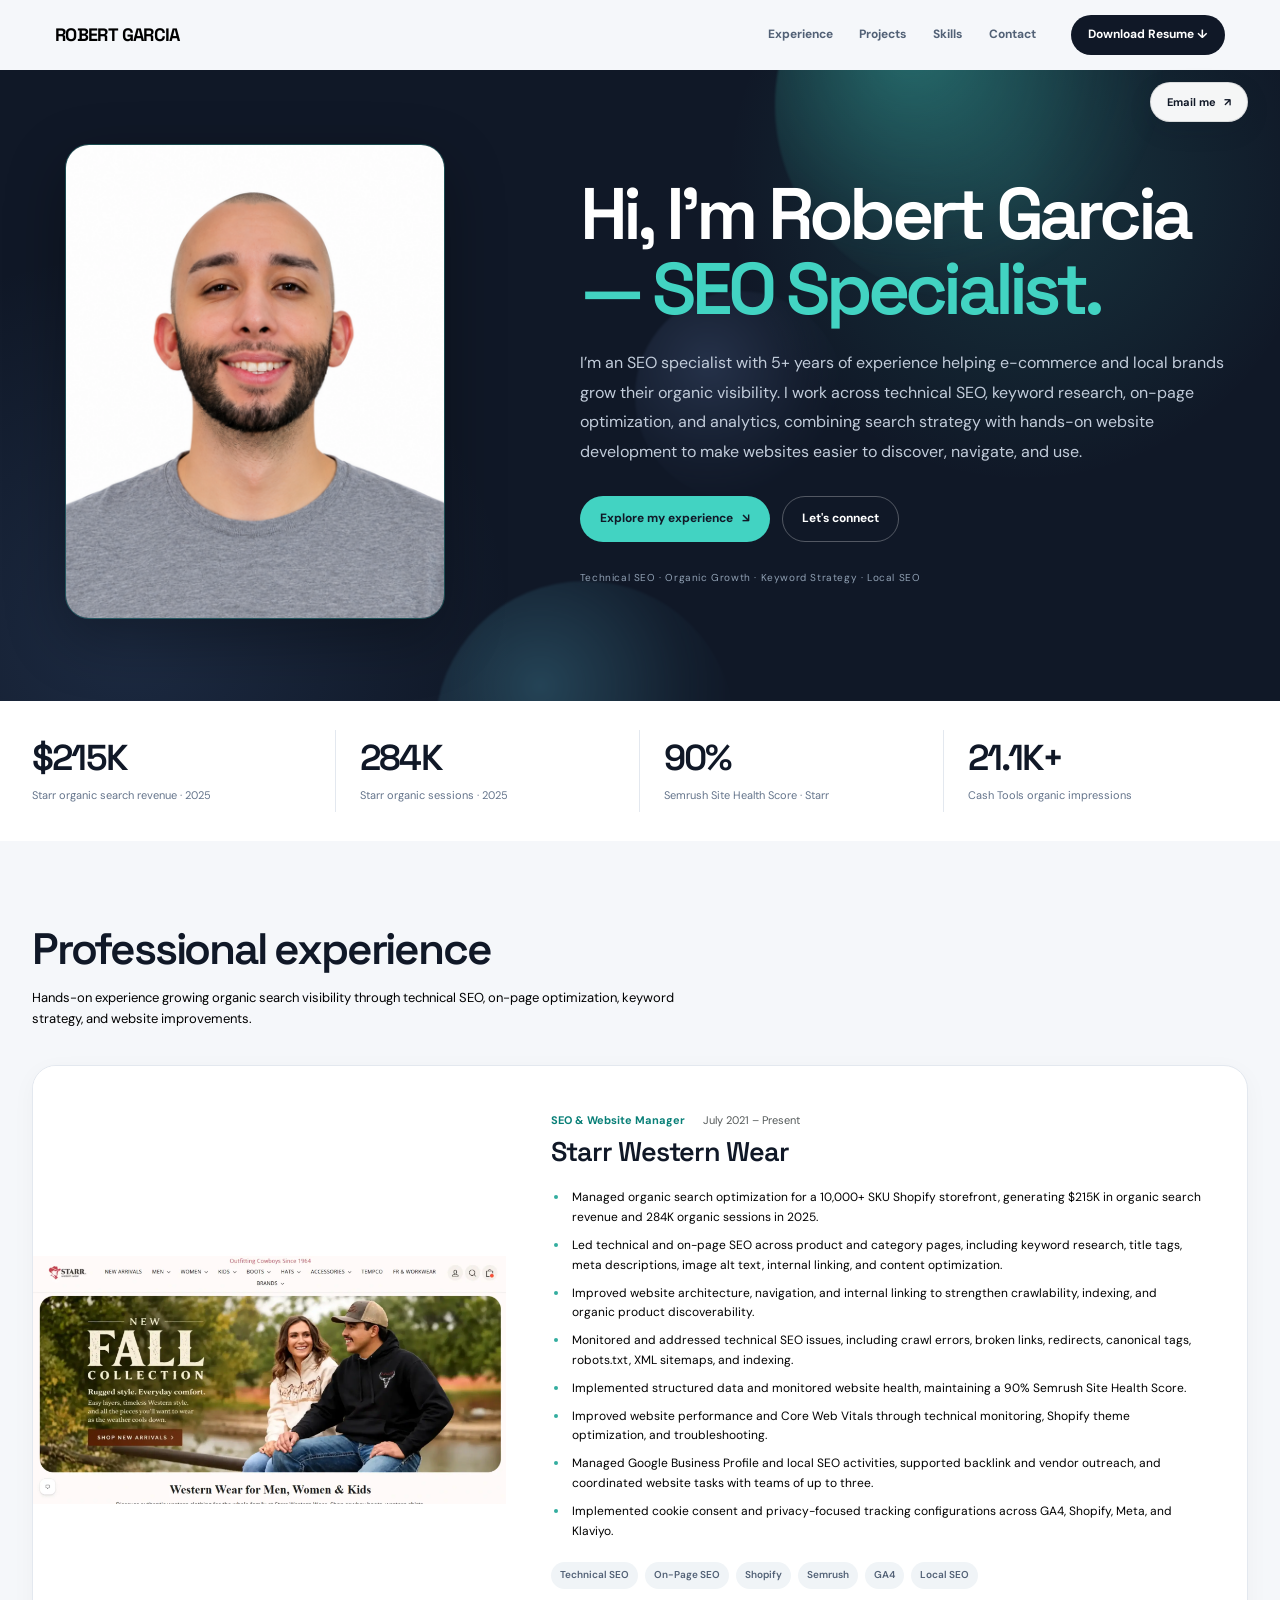
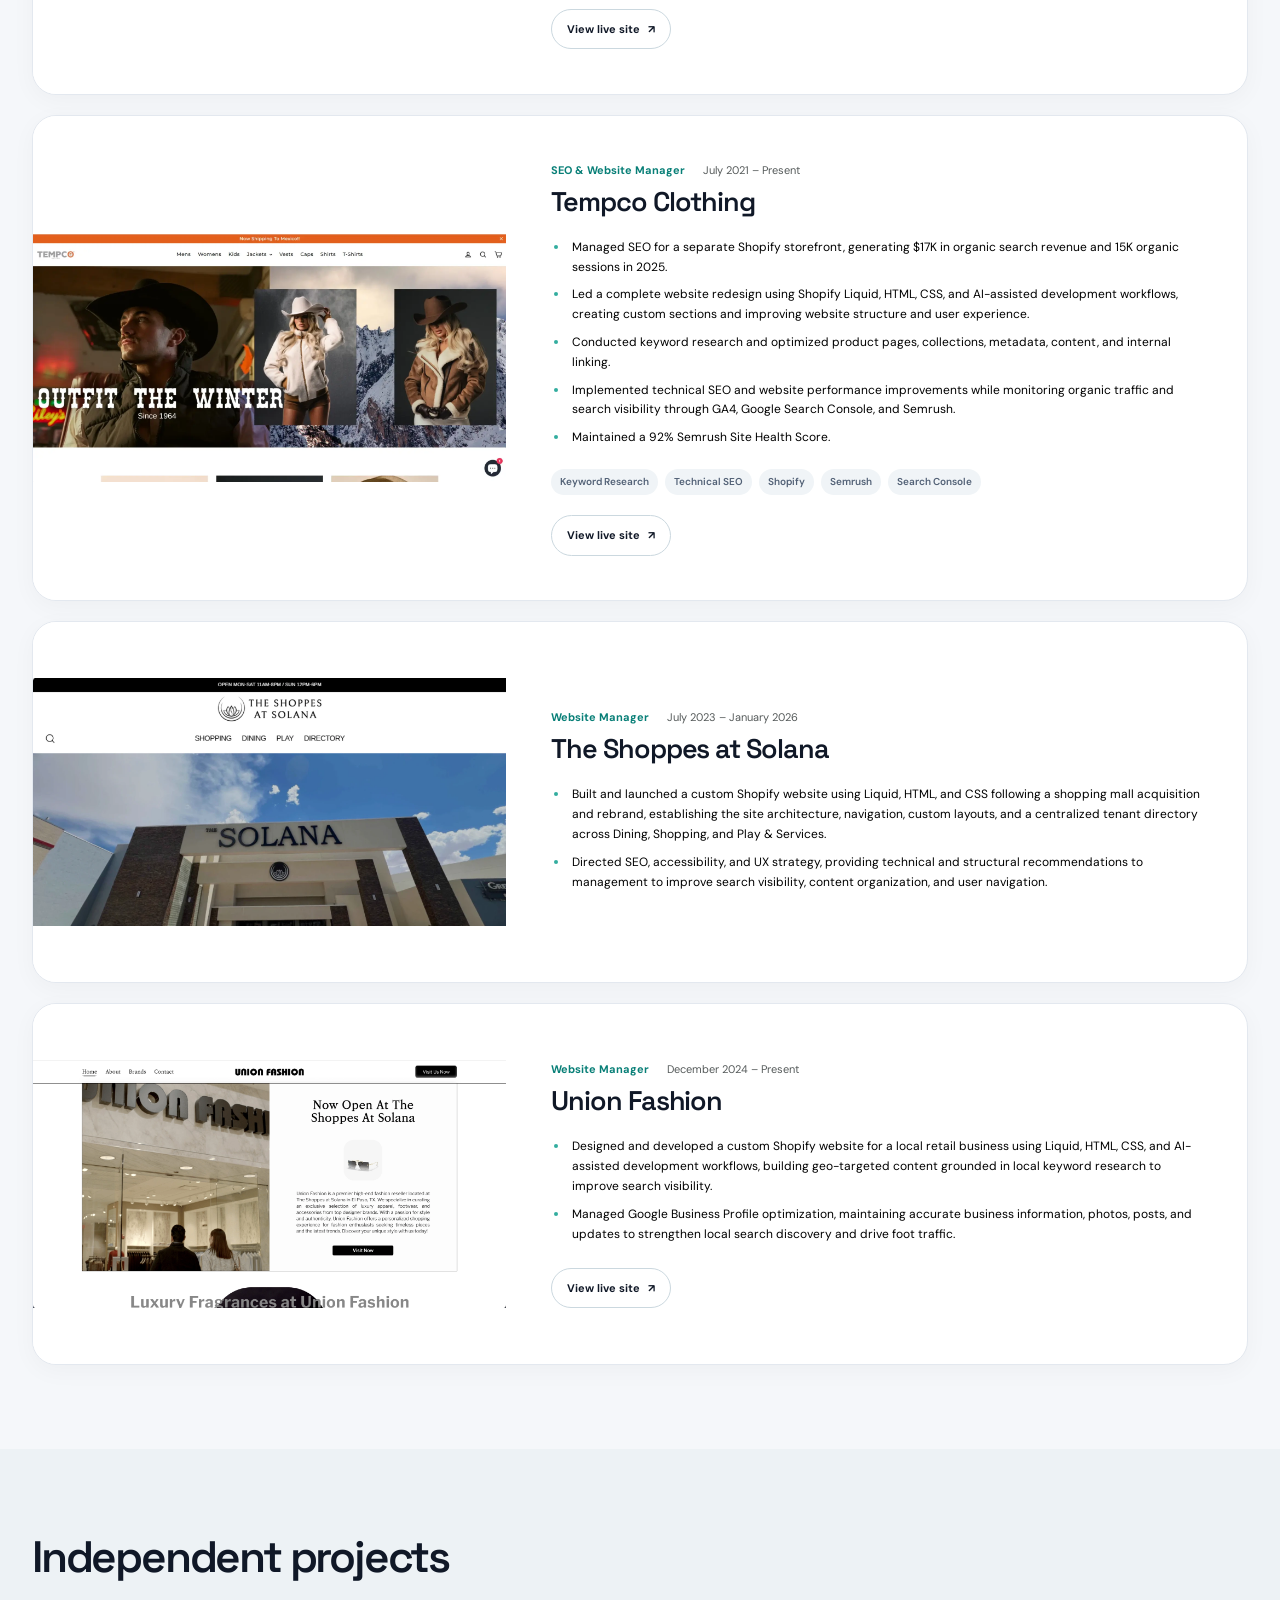
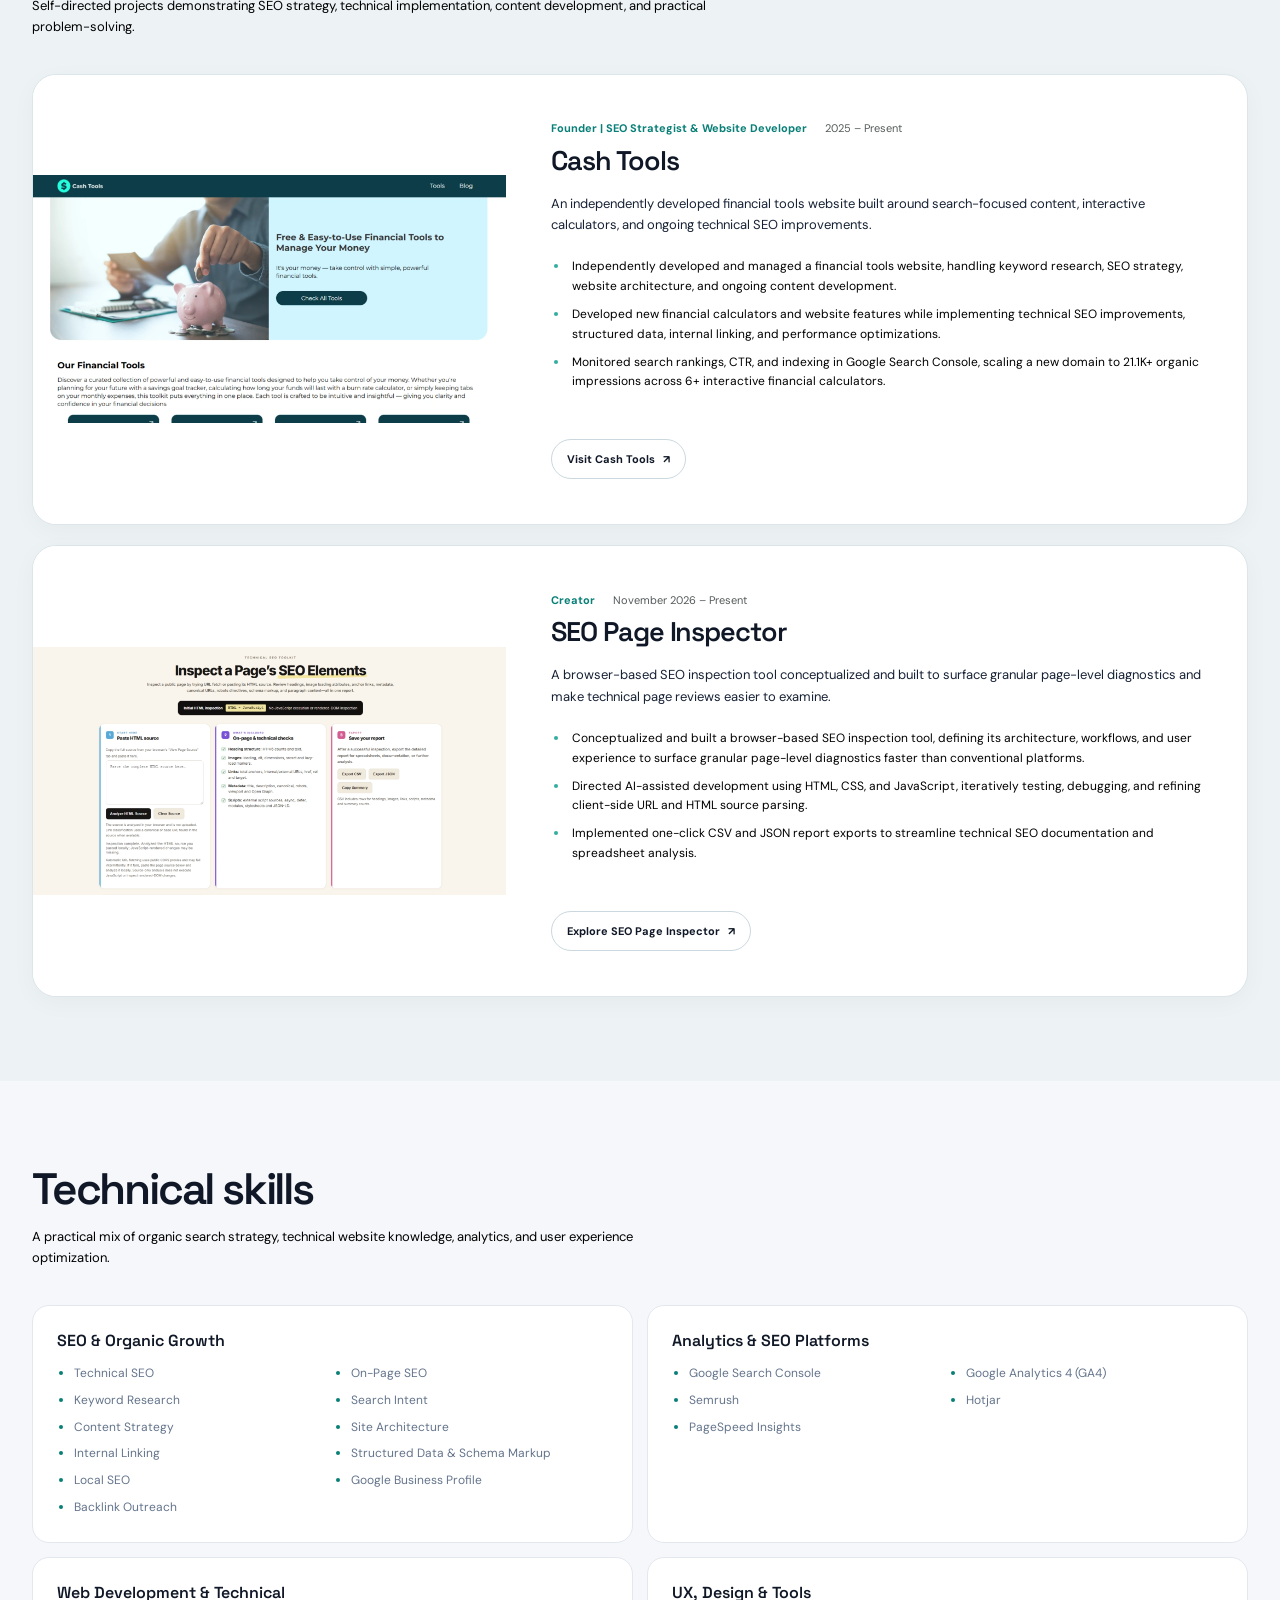
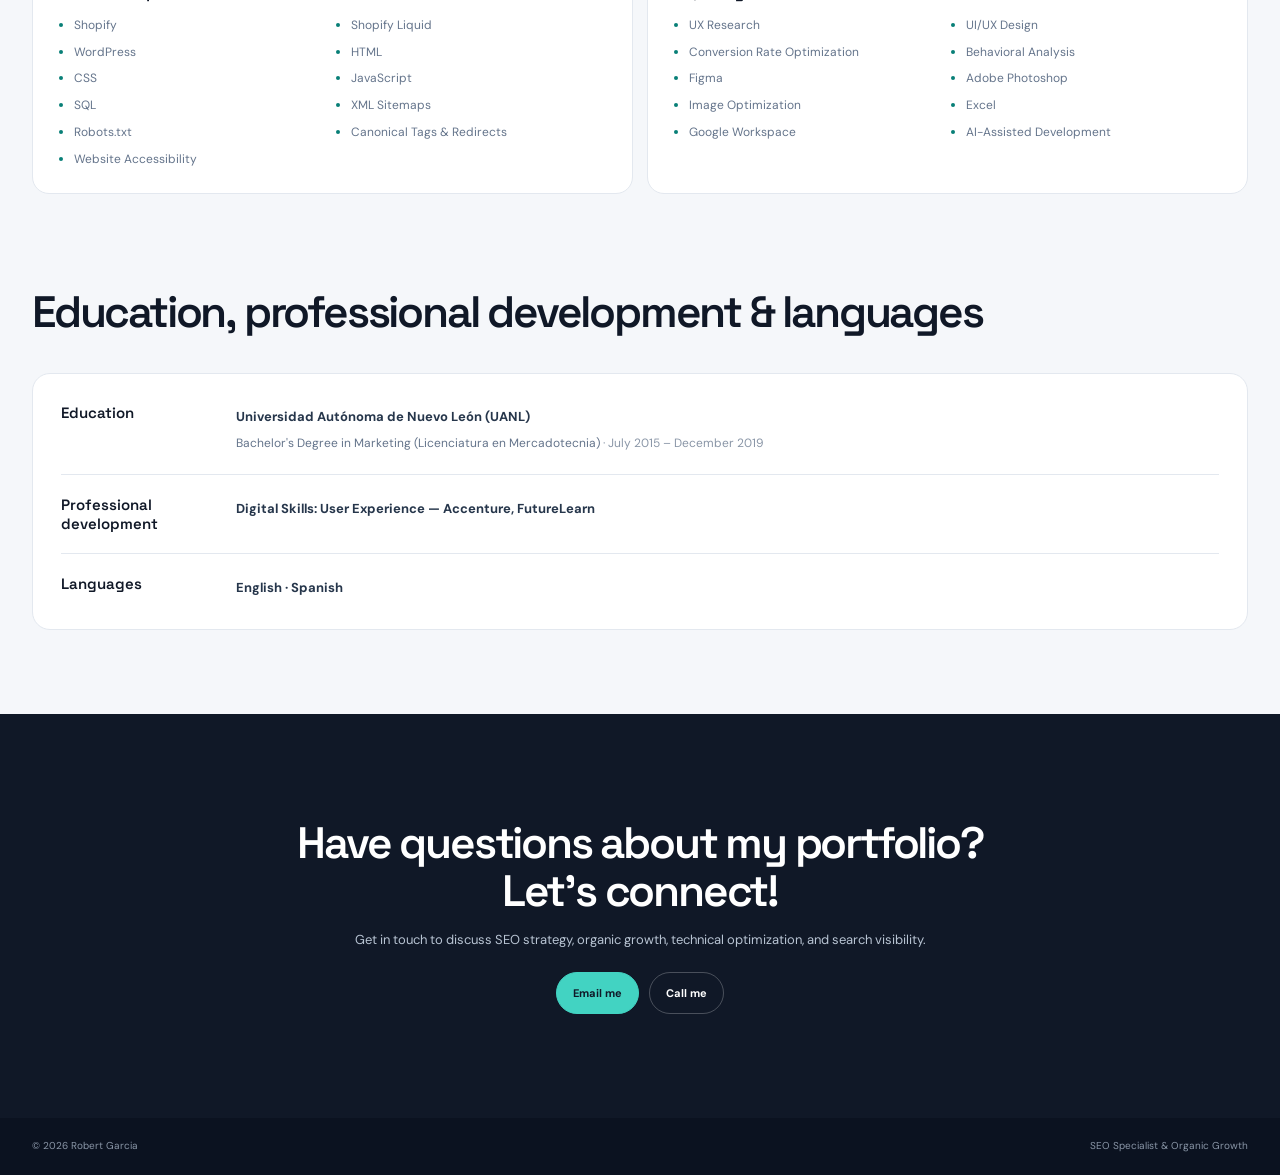
<file: seo.html>
<!doctype html>
<html lang="en">
    <head>
        <meta charset="UTF-8" />
        <meta name="viewport" content="width=device-width, initial-scale=1.0" />
        <meta
            name="description"
            content="Robert Garcia — SEO Specialist focused on organic growth, technical SEO, keyword strategy, local SEO, and website performance across e-commerce and local brands."
        />
        <meta name="theme-color" content="#101827" />
        <title>Robert Garcia | SEO Specialist & Organic Growth</title>
        <link rel="preconnect" href="https://fonts.googleapis.com" />
        <link rel="preconnect" href="https://fonts.gstatic.com" crossorigin />
        <link
            href="https://fonts.googleapis.com/css2?family=DM+Sans:wght@400;500;600;700&family=Space+Grotesk:wght@400;500;600;700&display=swap"
            rel="stylesheet"
        />
        <link rel="stylesheet" href="styles.css" />
        <link rel="icon" type="image/png" href="img/robert-garcia-favicon.png" />
    </head>
    <body>
        <header class="topbar" id="topbar">
            <div class="wrap topbar-inner">
                <a class="brand" href="#home">ROBERT GARCIA</a>
                <nav aria-label="Main navigation">
                    <a href="#experience">Experience</a>
                    <a href="#projects">Projects</a>
                    <a href="#skills">Skills</a>
                    <a href="#contact">Contact</a>
                    <a class="nav-download" href="res/Roberto_Garcia_SEO_Resume.pdf" target="_blank"
                        >Download Resume <span aria-hidden="true">↓</span></a
                    >
                </nav>
            </div>
        </header>
        <a class="floating-email" href="mailto:robertserranogar@gmail.com"
            >Email me <span aria-hidden="true">↗</span></a
        >

        <main>
            <section class="hero" id="home">
                <div class="hero-orb orb-one"></div>
                <div class="hero-orb orb-two"></div>
                <div class="hero-orb orb-three"></div>
                <div class="wrap hero-grid">
                    <div class="portrait-wrap">
                        <img src="img/robert-garcia-profile-picture.png" alt="Robert Garcia" />
                    </div>
                    <div class="hero-content">
                        <h1>Hi, I'm Robert Garcia <span>— SEO Specialist.</span></h1>
                        <p class="hero-copy">
                            I’m an SEO specialist with 5+ years of experience helping e-commerce and local brands grow
                            their organic visibility. I work across technical SEO, keyword research, on-page
                            optimization, and analytics, combining search strategy with hands-on website development to
                            make websites easier to discover, navigate, and use.
                        </p>
                        <div class="hero-actions">
                            <a class="button button-primary" href="#experience"
                                >Explore my experience <span aria-hidden="true">↘</span></a
                            >
                            <a class="button button-secondary" href="#contact">Let's connect</a>
                        </div>
                        <div class="hero-footnote">Technical SEO · Organic Growth · Keyword Strategy · Local SEO</div>
                    </div>
                </div>
            </section>

            <div class="metrics-band" aria-label="Selected SEO performance metrics">
                <div class="wrap metrics">
                    <div class="metric"><strong>$215K</strong><span>Starr organic search revenue · 2025</span></div>
                    <div class="metric"><strong>284K</strong><span>Starr organic sessions · 2025</span></div>
                    <div class="metric"><strong>90%</strong><span>Semrush Site Health Score · Starr</span></div>
                    <div class="metric"><strong>21.1K+</strong><span>Cash Tools organic impressions</span></div>
                </div>
            </div>

            <section id="experience">
                <div class="wrap">
                    <div class="section-heading">
                        <h2>Professional experience</h2>
                        <p class="section-intro">
                            Hands-on experience growing organic search visibility through technical SEO, on-page
                            optimization, keyword strategy, and website improvements.
                        </p>
                    </div>
                    <div class="experience-list">
                        <article class="experience-card">
                            <div class="experience-slider">
                                <img
                                    src="img/sww/sww-1.webp"
                                    alt="Starr Western Wear ecommerce storefront"
                                    class="experience-image"
                                />
                            </div>
                            <div class="experience-content">
                                <div class="experience-topline">
                                    <span class="role">SEO & Website Manager</span
                                    ><span class="date">July 2021 – Present</span>
                                </div>
                                <h3>Starr Western Wear</h3>
                                <ul>
                                    <li>
                                        Managed organic search optimization for a 10,000+ SKU Shopify storefront,
                                        generating $215K in organic search revenue and 284K organic sessions in 2025.
                                    </li>
                                    <li>
                                        Led technical and on-page SEO across product and category pages, including
                                        keyword research, title tags, meta descriptions, image alt text, internal
                                        linking, and content optimization.
                                    </li>
                                    <li>
                                        Improved website architecture, navigation, and internal linking to strengthen
                                        crawlability, indexing, and organic product discoverability.
                                    </li>
                                    <li>
                                        Monitored and addressed technical SEO issues, including crawl errors, broken
                                        links, redirects, canonical tags, robots.txt, XML sitemaps, and indexing.
                                    </li>
                                    <li>
                                        Implemented structured data and monitored website health, maintaining a 90%
                                        Semrush Site Health Score.
                                    </li>
                                    <li>
                                        Improved website performance and Core Web Vitals through technical monitoring,
                                        Shopify theme optimization, and troubleshooting.
                                    </li>
                                    <li>
                                        Managed Google Business Profile and local SEO activities, supported backlink and
                                        vendor outreach, and coordinated website tasks with teams of up to three.
                                    </li>
                                    <li>
                                        Implemented cookie consent and privacy-focused tracking configurations across
                                        GA4, Shopify, Meta, and Klaviyo.
                                    </li>
                                </ul>
                                <div class="tag-row">
                                    <span class="tag">Technical SEO</span><span class="tag">On-Page SEO</span
                                    ><span class="tag">Shopify</span><span class="tag">Semrush</span
                                    ><span class="tag">GA4</span><span class="tag">Local SEO</span>
                                </div>
                                <a
                                    class="site-button"
                                    href="https://starrwesternwear.com/"
                                    target="_blank"
                                    rel="noopener noreferrer"
                                    >View live site <span aria-hidden="true">↗</span></a
                                >
                            </div>
                        </article>

                        <article class="experience-card">
                            <div class="experience-slider">
                                <img
                                    src="img/tempco/tempco-1.webp"
                                    alt="Tempco ecommerce storefront"
                                    class="experience-image"
                                />
                            </div>
                            <div class="experience-content">
                                <div class="experience-topline">
                                    <span class="role">SEO & Website Manager</span
                                    ><span class="date">July 2021 – Present</span>
                                </div>
                                <h3>Tempco Clothing</h3>
                                <ul>
                                    <li>
                                        Managed SEO for a separate Shopify storefront, generating $17K in organic search
                                        revenue and 15K organic sessions in 2025.
                                    </li>
                                    <li>
                                        Led a complete website redesign using Shopify Liquid, HTML, CSS, and AI-assisted
                                        development workflows, creating custom sections and improving website structure
                                        and user experience.
                                    </li>
                                    <li>
                                        Conducted keyword research and optimized product pages, collections, metadata,
                                        content, and internal linking.
                                    </li>
                                    <li>
                                        Implemented technical SEO and website performance improvements while monitoring
                                        organic traffic and search visibility through GA4, Google Search Console, and
                                        Semrush.
                                    </li>
                                    <li>Maintained a 92% Semrush Site Health Score.</li>
                                </ul>
                                <div class="tag-row">
                                    <span class="tag">Keyword Research</span><span class="tag">Technical SEO</span
                                    ><span class="tag">Shopify</span><span class="tag">Semrush</span
                                    ><span class="tag">Search Console</span>
                                </div>
                                <a
                                    class="site-button"
                                    href="https://tempcoclothing.com/"
                                    target="_blank"
                                    rel="noopener noreferrer"
                                    >View live site <span aria-hidden="true">↗</span></a
                                >
                            </div>
                        </article>

                        <article class="experience-card">
                            <div class="experience-slider">
                                <img
                                    src="img/the-shoppes-at-solana/the-shoppes-at-solana-1.webp"
                                    alt="The Solana Mall ecommerce storefront"
                                    class="experience-image"
                                />
                            </div>
                            <div class="experience-content">
                                <div class="experience-topline">
                                    <span class="role">Website Manager</span
                                    ><span class="date">July 2023 – January 2026</span>
                                </div>
                                <h3>The Shoppes at Solana</h3>
                                <ul>
                                    <li>
                                        Built and launched a custom Shopify website using Liquid, HTML, and CSS
                                        following a shopping mall acquisition and rebrand, establishing the site
                                        architecture, navigation, custom layouts, and a centralized tenant directory
                                        across Dining, Shopping, and Play & Services.
                                    </li>
                                    <li>
                                        Directed SEO, accessibility, and UX strategy, providing technical and structural
                                        recommendations to management to improve search visibility, content
                                        organization, and user navigation.
                                    </li>
                                </ul>
                                <!-- <a class="site-button" href="#" target="_blank"
			   rel="noopener noreferrer">View live site <span aria-hidden="true">↗</span></a> -->
                            </div>
                        </article>

                        <article class="experience-card">
                            <div class="experience-slider">
                                <img
                                    src="img/union/union-fash-1.webp"
                                    alt="Union Fashion ecommerce storefront"
                                    class="experience-image"
                                />
                            </div>
                            <div class="experience-content">
                                <div class="experience-topline">
                                    <span class="role">Website Manager</span
                                    ><span class="date">December 2024 – Present</span>
                                </div>
                                <h3>Union Fashion</h3>
                                <ul>
                                    <li>
                                        Designed and developed a custom Shopify website for a local retail business
                                        using Liquid, HTML, CSS, and AI-assisted development workflows, building
                                        geo-targeted content grounded in local keyword research to improve search
                                        visibility.
                                    </li>
                                    <li>
                                        Managed Google Business Profile optimization, maintaining accurate business
                                        information, photos, posts, and updates to strengthen local search discovery and
                                        drive foot traffic.
                                    </li>
                                </ul>
                                <a
                                    class="site-button"
                                    href="https://unionfashion.com/"
                                    target="_blank"
                                    rel="noopener noreferrer"
                                    >View live site <span aria-hidden="true">↗</span></a
                                >
                            </div>
                        </article>
                    </div>
                </div>
            </section>

            <section class="projects-section" id="projects">
                <div class="wrap">
                    <div class="section-heading">
                        <h2>Independent projects</h2>
                        <p class="section-intro">
                            Self-directed projects demonstrating SEO strategy, technical implementation, content
                            development, and practical problem-solving.
                        </p>
                    </div>
                    <div class="project-list">
                        <article class="project-card">
                            <div class="project-visual">
                                <img
                                    src="img/cash-tools/cash-tools-1.webp"
                                    alt="Cash Tools website showing financial calculators"
                                    class="project-image"
                                />
                            </div>
                            <div class="project-content">
                                <div class="experience-topline">
                                    <span class="role">Founder | SEO Strategist & Website Developer</span
                                    ><span class="date">2025 – Present</span>
                                </div>
                                <h3>Cash Tools</h3>
                                <p>
                                    An independently developed financial tools website built around search-focused
                                    content, interactive calculators, and ongoing technical SEO improvements.
                                </p>
                                <ul>
                                    <li>
                                        Independently developed and managed a financial tools website, handling keyword
                                        research, SEO strategy, website architecture, and ongoing content development.
                                    </li>
                                    <li>
                                        Developed new financial calculators and website features while implementing
                                        technical SEO improvements, structured data, internal linking, and performance
                                        optimizations.
                                    </li>
                                    <li>
                                        Monitored search rankings, CTR, and indexing in Google Search Console, scaling a
                                        new domain to 21.1K+ organic impressions across 6+ interactive financial
                                        calculators.
                                    </li>
                                </ul>
                                <a
                                    class="site-button"
                                    href="https://www.cashtools.org/"
                                    target="_blank"
                                    rel="noopener noreferrer"
                                    >Visit Cash Tools <span aria-hidden="true">↗</span></a
                                >
                            </div>
                        </article>
                        <article class="project-card">
                            <div class="project-visual">
                                <img
                                    src="img/seo-tool/seo-tool-1.webp"
                                    alt="SEO Tools website inspector"
                                    class="project-image"
                                />
                            </div>
                            <div class="project-content">
                                <div class="experience-topline">
                                    <span class="role">Creator</span><span class="date">November 2026 – Present</span>
                                </div>
                                <h3>SEO Page Inspector</h3>
                                <p>
                                    A browser-based SEO inspection tool conceptualized and built to surface granular
                                    page-level diagnostics and make technical page reviews easier to examine.
                                </p>
                                <ul>
                                    <li>
                                        Conceptualized and built a browser-based SEO inspection tool, defining its
                                        architecture, workflows, and user experience to surface granular page-level
                                        diagnostics faster than conventional platforms.
                                    </li>
                                    <li>
                                        Directed AI-assisted development using HTML, CSS, and JavaScript, iteratively
                                        testing, debugging, and refining client-side URL and HTML source parsing.
                                    </li>
                                    <li>
                                        Implemented one-click CSV and JSON report exports to streamline technical SEO
                                        documentation and spreadsheet analysis.
                                    </li>
                                </ul>
                                <a
                                    class="site-button"
                                    href="https://robertgarcia305.github.io/seo-tools/seo-page-inspector.html"
                                    target="_blank"
                                    rel="noopener noreferrer"
                                    >Explore SEO Page Inspector <span aria-hidden="true">↗</span></a
                                >
                            </div>
                        </article>
                    </div>
                </div>
            </section>

            <section id="skills">
                <div class="wrap">
                    <div class="section-heading">
                        <h2>Technical skills</h2>
                        <p class="section-intro">
                            A practical mix of organic search strategy, technical website knowledge, analytics, and user
                            experience optimization.
                        </p>
                    </div>
                    <div class="skills-grid">
                        <article class="skill-card">
                            <h3>SEO & Organic Growth</h3>
                            <ul>
                                <li>Technical SEO</li>
                                <li>On-Page SEO</li>
                                <li>Keyword Research</li>
                                <li>Search Intent</li>
                                <li>Content Strategy</li>
                                <li>Site Architecture</li>
                                <li>Internal Linking</li>
                                <li>Structured Data & Schema Markup</li>
                                <li>Local SEO</li>
                                <li>Google Business Profile</li>
                                <li>Backlink Outreach</li>
                            </ul>
                        </article>
                        <article class="skill-card">
                            <h3>Analytics & SEO Platforms</h3>
                            <ul>
                                <li>Google Search Console</li>
                                <li>Google Analytics 4 (GA4)</li>
                                <li>Semrush</li>
                                <li>Hotjar</li>
                                <li>PageSpeed Insights</li>
                            </ul>
                        </article>
                        <article class="skill-card">
                            <h3>Web Development & Technical</h3>
                            <ul>
                                <li>Shopify</li>
                                <li>Shopify Liquid</li>
                                <li>WordPress</li>
                                <li>HTML</li>
                                <li>CSS</li>
                                <li>JavaScript</li>
                                <li>SQL</li>
                                <li>XML Sitemaps</li>
                                <li>Robots.txt</li>
                                <li>Canonical Tags & Redirects</li>
                                <li>Website Accessibility</li>
                            </ul>
                        </article>
                        <article class="skill-card">
                            <h3>UX, Design & Tools</h3>
                            <ul>
                                <li>UX Research</li>
                                <li>UI/UX Design</li>
                                <li>Conversion Rate Optimization</li>
                                <li>Behavioral Analysis</li>
                                <li>Figma</li>
                                <li>Adobe Photoshop</li>
                                <li>Image Optimization</li>
                                <li>Excel</li>
                                <li>Google Workspace</li>
                                <li>AI-Assisted Development</li>
                            </ul>
                        </article>
                    </div>
                </div>
            </section>

            <section class="background-section">
                <div class="wrap">
                    <div class="section-heading"><h2>Education, professional development & languages</h2></div>
                    <article class="background-card">
                        <div class="background-row">
                            <strong>Education</strong>
                            <div>
                                <b>Universidad Autónoma de Nuevo León (UANL)</b>
                                <p>
                                    Bachelor's Degree in Marketing (Licenciatura en Mercadotecnia)
                                    <span>· July 2015 – December 2019</span>
                                </p>
                            </div>
                        </div>
                        <div class="background-row">
                            <strong>Professional development</strong>
                            <div><b>Digital Skills: User Experience — Accenture, FutureLearn</b></div>
                        </div>
                        <div class="background-row">
                            <strong>Languages</strong>
                            <div><b>English · Spanish</b></div>
                        </div>
                    </article>
                </div>
            </section>

            <section class="contact-section" id="contact">
                <div class="wrap contact-inner">
                    <div>
                        <h2>Have questions about my portfolio? Let's connect!</h2>
                        <p>
                            Get in touch to discuss SEO strategy, organic growth, technical optimization, and search
                            visibility.
                        </p>
                    </div>
                    <div class="contact-links">
                        <a class="primary" href="mailto:robertserranogar@gmail.com">Email me</a
                        ><a href="tel:9159960387">Call me</a>
                    </div>
                </div>
            </section>
        </main>

        <footer>
            <div class="wrap">
                <span>© <span id="year">2026</span> Robert Garcia</span><span>SEO Specialist & Organic Growth</span>
            </div>
        </footer>

        <script>
            const topbar = document.getElementById("topbar");
            const updateHeader = () => topbar.classList.toggle("scrolled", window.scrollY > 18);
            window.addEventListener("scroll", updateHeader, { passive: true });
            updateHeader();
            document.getElementById("year").textContent = new Date().getFullYear();
            document.querySelectorAll("[data-slider]").forEach((slider) => {
                const slides = [...slider.querySelectorAll(".slide")];
                const dots = [...slider.querySelectorAll(".slider-dots button")];
                let current = 0;
                const show = (index) => {
                    current = (index + slides.length) % slides.length;
                    slides.forEach((slide, i) => slide.classList.toggle("active", i === current));
                    dots.forEach((dot, i) => dot.classList.toggle("active", i === current));
                };
                slider.querySelector(".prev").addEventListener("click", () => show(current - 1));
                slider.querySelector(".next").addEventListener("click", () => show(current + 1));
                dots.forEach((dot, i) => dot.addEventListener("click", () => show(i)));
            });
        </script>
    </body>
</html>
</file>
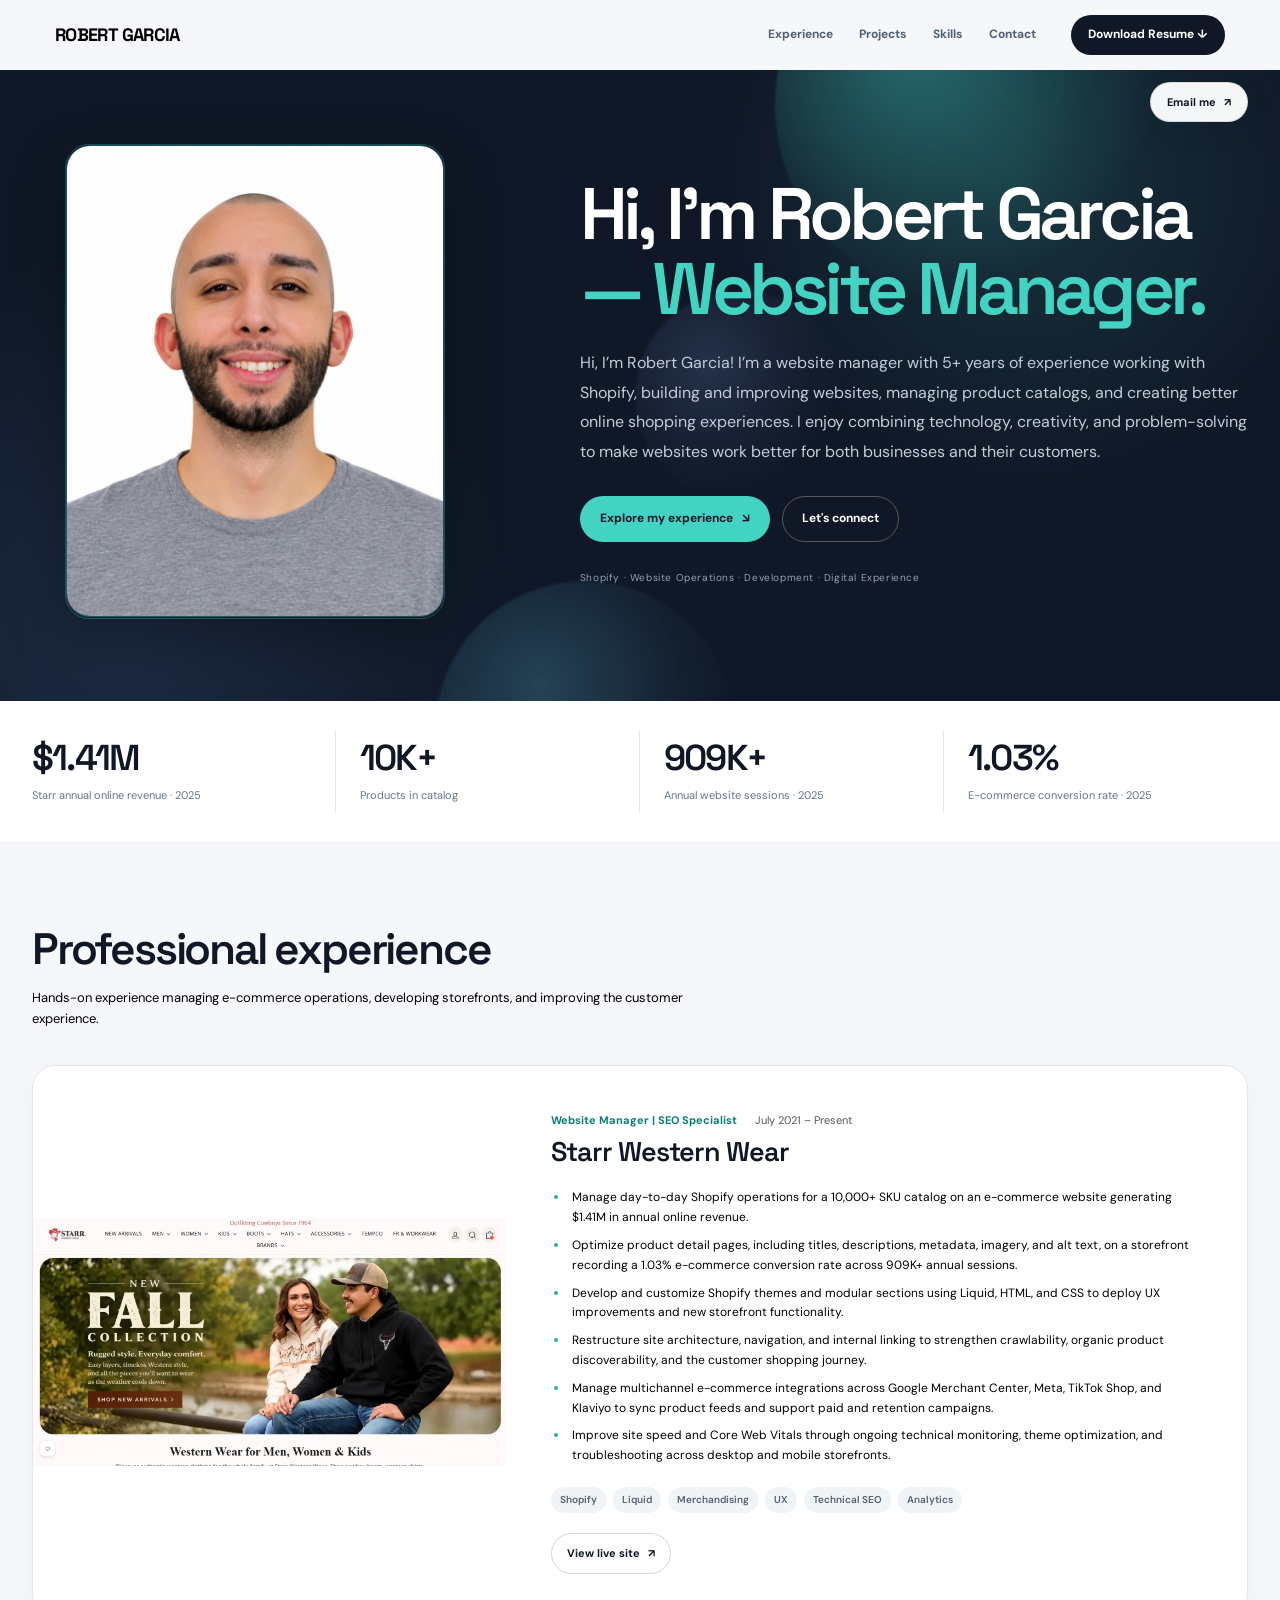
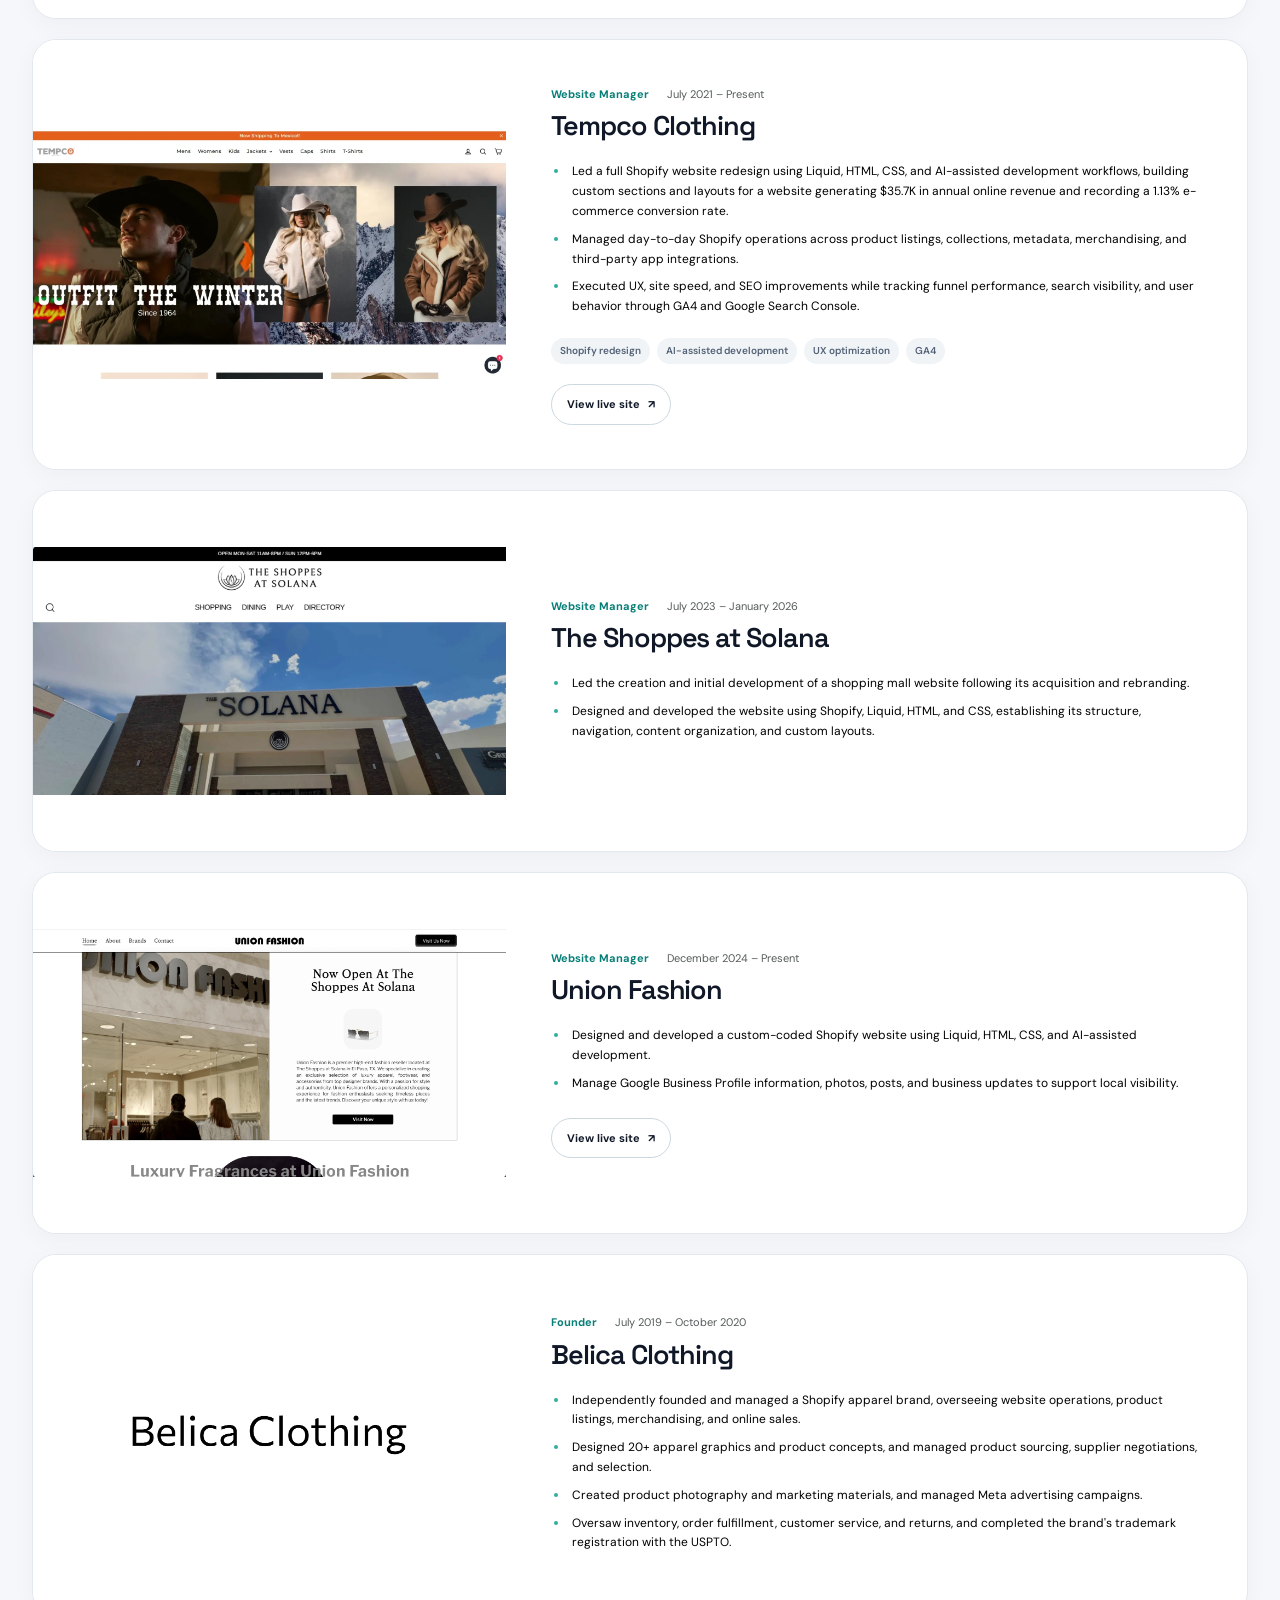
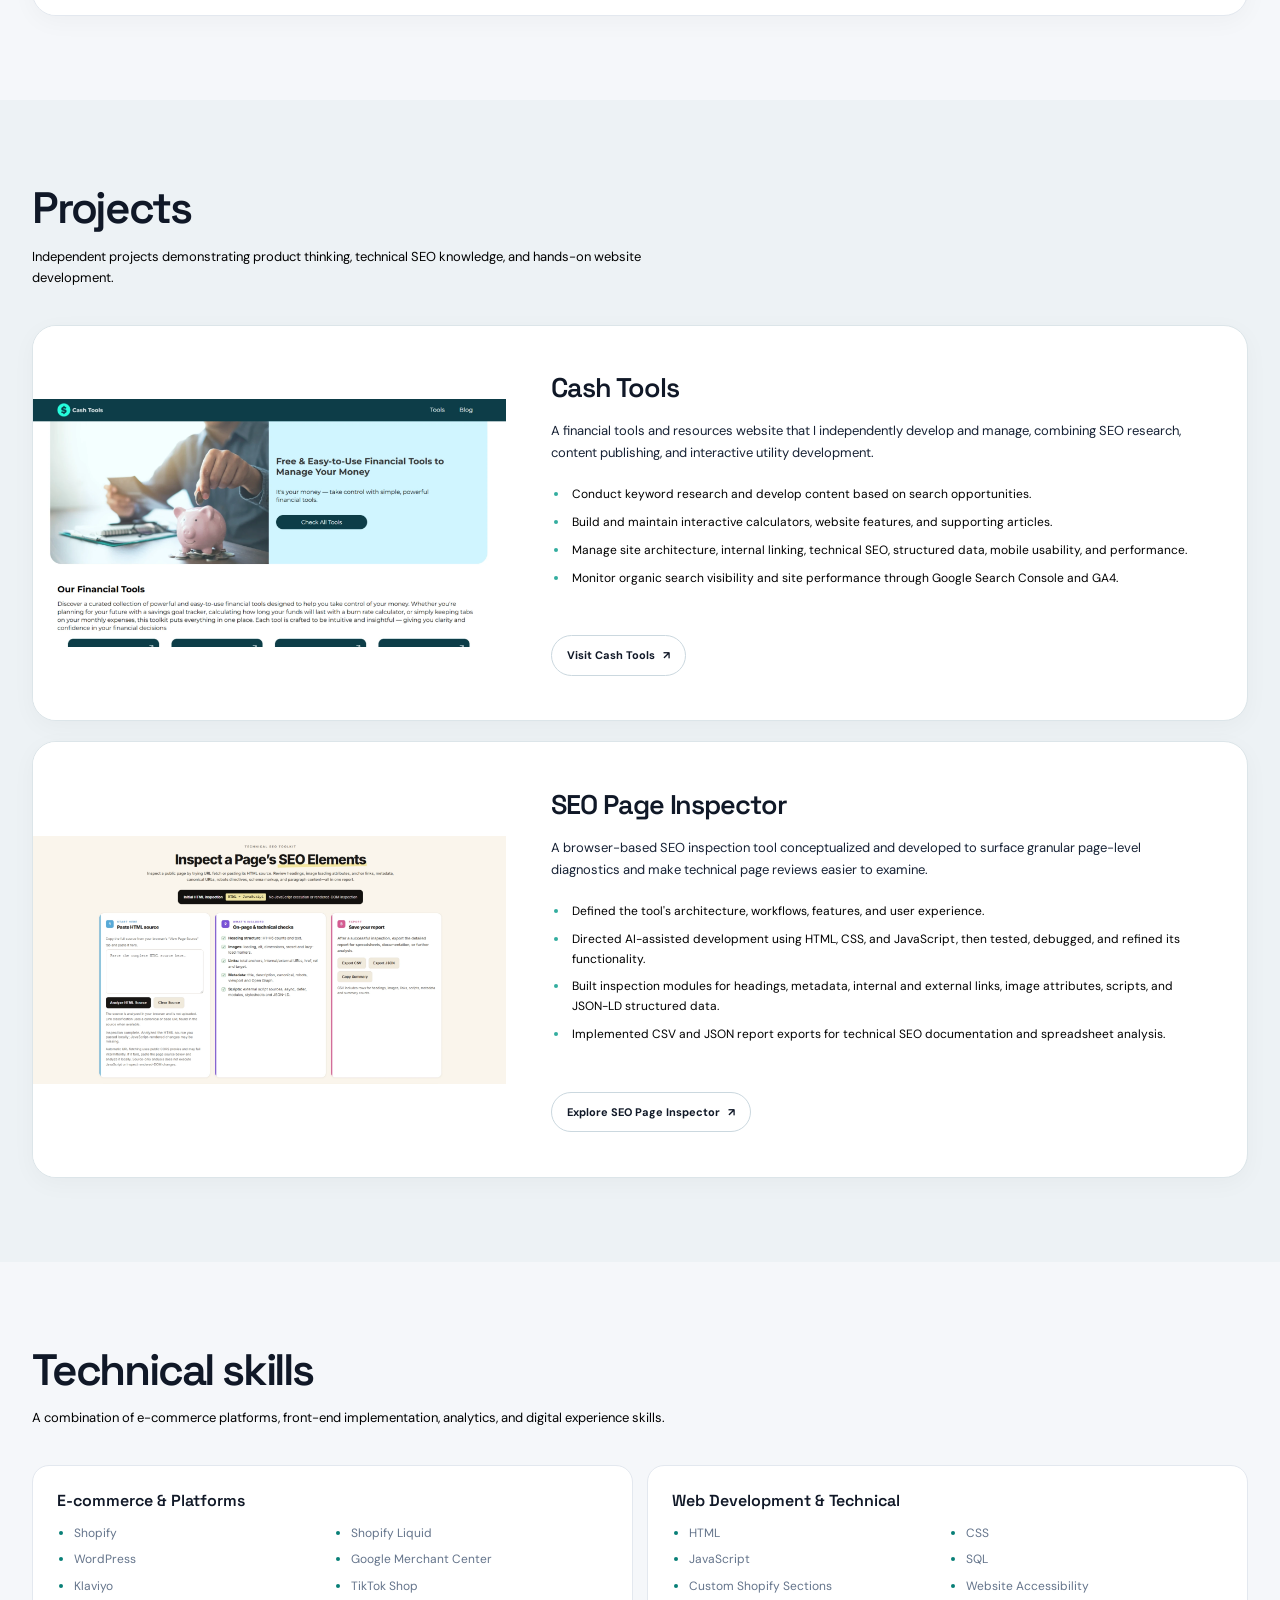
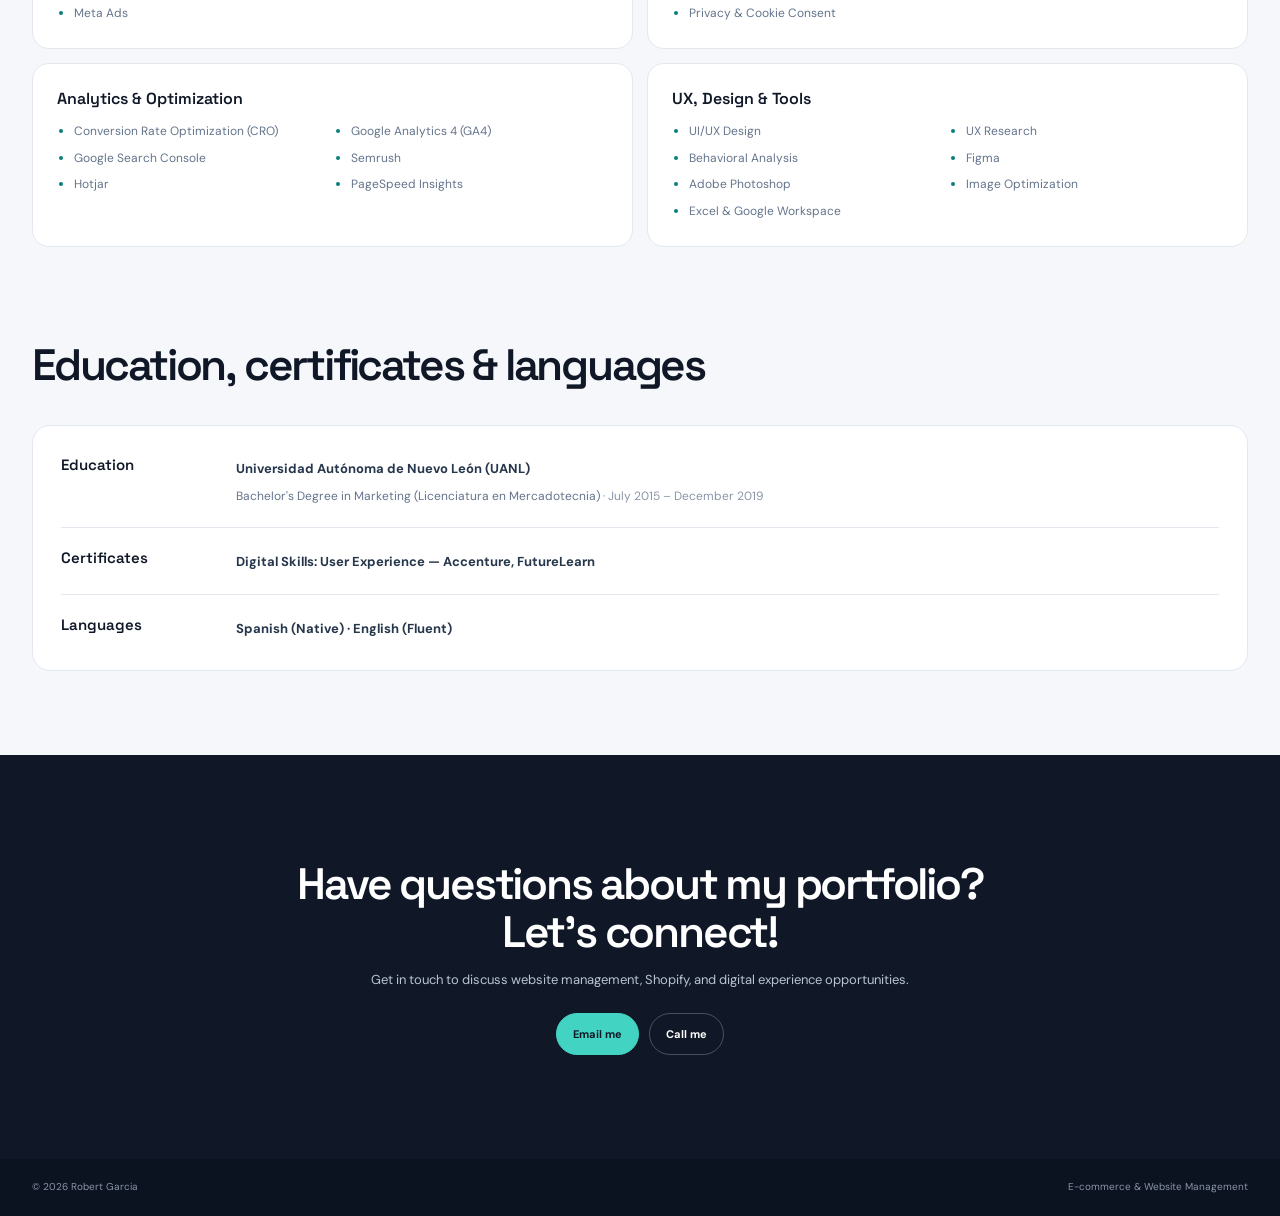
<file: website-management.html>
<!doctype html>
<html lang="en">
    <head>
        <meta charset="UTF-8" />
        <meta name="viewport" content="width=device-width, initial-scale=1.0" />
        <meta
            name="description"
            content="Robert Garcia — E-commerce and Website Management professional specializing in Shopify operations, website development, product management, technical SEO, and UX optimization."
        />
        <meta name="theme-color" content="#101827" />
        <title>Robert Garcia | E-commerce & Website Management</title>
        <link rel="preconnect" href="https://fonts.googleapis.com" />
        <link rel="preconnect" href="https://fonts.gstatic.com" crossorigin />
        <link
            href="https://fonts.googleapis.com/css2?family=DM+Sans:wght@400;500;600;700&family=Space+Grotesk:wght@400;500;600;700&display=swap"
            rel="stylesheet"
        />
        <link rel="stylesheet" href="styles.css" />
        <link rel="icon" type="image/png" href="img/robert-garcia-favicon.png" />
    </head>
    <body>
        <header class="topbar" id="topbar">
            <div class="wrap topbar-inner">
                <a class="brand" href="#home">ROBERT GARCIA</a>
                <nav aria-label="Main navigation">
                    <a href="#experience">Experience</a>
                    <a href="#projects">Projects</a>
                    <a href="#skills">Skills</a>
                    <a href="#contact">Contact</a>
                    <a
                        class="nav-download"
                        href="res/Roberto_Garcia_Ecommerce_Website_Management_Resume.pdf"
                        target="_blank"
                        >Download Resume <span aria-hidden="true">↓</span></a
                    >
                </nav>
            </div>
        </header>
        <a class="floating-email" href="mailto:robertserranogar@gmail.com"
            >Email me <span aria-hidden="true">↗</span></a
        >
        <main>
            <section class="hero" id="home">
                <div class="hero-orb orb-one"></div>
                <div class="hero-orb orb-two"></div>
                <div class="hero-orb orb-three"></div>
                <div class="wrap hero-grid">
                    <div class="portrait-wrap">
                        <div class="portrait-wrap">
                            <img src="img/robert-garcia-profile-picture.png" alt="Robert Garcia" />
                        </div>
                    </div>
                    <div class="hero-content">
                        <h1>Hi, I'm Robert Garcia <span>— Website Manager.</span></h1>
                        <p class="hero-copy">
                            Hi, I’m Robert Garcia! I’m a website manager with 5+ years of experience working with
                            Shopify, building and improving websites, managing product catalogs, and creating better
                            online shopping experiences. I enjoy combining technology, creativity, and problem-solving
                            to make websites work better for both businesses and their customers.
                        </p>
                        <div class="hero-actions">
                            <a class="button button-primary" href="#experience"
                                >Explore my experience <span aria-hidden="true">↘</span></a
                            >
                            <a class="button button-secondary" href="#contact">Let's connect</a>
                        </div>
                        <div class="hero-footnote">Shopify · Website Operations · Development · Digital Experience</div>
                    </div>
                </div>
            </section>
            <div class="metrics-band" aria-label="Selected professional metrics">
                <div class="wrap metrics">
                    <div class="metric"><strong>$1.41M</strong><span>Starr annual online revenue · 2025</span></div>
                    <div class="metric"><strong>10K+</strong><span>Products in catalog</span></div>
                    <div class="metric"><strong>909K+</strong><span>Annual website sessions · 2025</span></div>
                    <div class="metric"><strong>1.03%</strong><span>E-commerce conversion rate · 2025</span></div>
                </div>
            </div>
            <section id="experience">
                <div class="wrap">
                    <div class="section-heading">
                        <h2>Professional experience</h2>
                        <p class="section-intro">
                            Hands-on experience managing e-commerce operations, developing storefronts, and improving
                            the customer experience.
                        </p>
                    </div>
                    <div class="experience-list">
                        <article class="experience-card">
                            <div class="experience-slider">
                                <img
                                    src="img/sww/sww-1.webp"
                                    alt="Starr Western Wear ecommerce storefront"
                                    class="experience-image"
                                />
                            </div>
                            <div class="experience-content">
                                <div class="experience-topline">
                                    <span class="role">Website Manager | SEO Specialist</span
                                    ><span class="date">July 2021 – Present</span>
                                </div>
                                <h3>Starr Western Wear</h3>
                                <ul>
                                    <li>
                                        Manage day-to-day Shopify operations for a 10,000+ SKU catalog on an e-commerce
                                        website generating $1.41M in annual online revenue.
                                    </li>
                                    <li>
                                        Optimize product detail pages, including titles, descriptions, metadata,
                                        imagery, and alt text, on a storefront recording a 1.03% e-commerce conversion
                                        rate across 909K+ annual sessions.
                                    </li>
                                    <li>
                                        Develop and customize Shopify themes and modular sections using Liquid, HTML,
                                        and CSS to deploy UX improvements and new storefront functionality.
                                    </li>
                                    <li>
                                        Restructure site architecture, navigation, and internal linking to strengthen
                                        crawlability, organic product discoverability, and the customer shopping
                                        journey.
                                    </li>
                                    <li>
                                        Manage multichannel e-commerce integrations across Google Merchant Center, Meta,
                                        TikTok Shop, and Klaviyo to sync product feeds and support paid and retention
                                        campaigns.
                                    </li>
                                    <li>
                                        Improve site speed and Core Web Vitals through ongoing technical monitoring,
                                        theme optimization, and troubleshooting across desktop and mobile storefronts.
                                    </li>
                                </ul>
                                <div class="tag-row">
                                    <span class="tag">Shopify</span><span class="tag">Liquid</span
                                    ><span class="tag">Merchandising</span><span class="tag">UX</span
                                    ><span class="tag">Technical SEO</span><span class="tag">Analytics</span>
                                </div>
                                <a class="site-button" href="https://starrwesternwear.com/" target="_blank" rel="noopener noreferrer"
                                    >View live site <span aria-hidden="true">↗</span></a
                                >
                            </div>
                        </article>
                        <article class="experience-card">
                            <div class="experience-slider">
                                <img
                                    src="img/tempco/tempco-1.webp"
                                    alt="Tempco ecommerce storefront"
                                    class="experience-image"
                                />
                            </div>
                            <div class="experience-content">
                                <div class="experience-topline">
                                    <span class="role">Website Manager</span
                                    ><span class="date">July 2021 – Present</span>
                                </div>
                                <h3>Tempco Clothing</h3>
                                <ul>
                                    <li>
                                        Led a full Shopify website redesign using Liquid, HTML, CSS, and AI-assisted
                                        development workflows, building custom sections and layouts for a website
                                        generating $35.7K in annual online revenue and recording a 1.13% e-commerce
                                        conversion rate.
                                    </li>
                                    <li>
                                        Managed day-to-day Shopify operations across product listings, collections,
                                        metadata, merchandising, and third-party app integrations.
                                    </li>
                                    <li>
                                        Executed UX, site speed, and SEO improvements while tracking funnel performance,
                                        search visibility, and user behavior through GA4 and Google Search Console.
                                    </li>
                                </ul>
                                <div class="tag-row">
                                    <span class="tag">Shopify redesign</span
                                    ><span class="tag">AI-assisted development</span
                                    ><span class="tag">UX optimization</span><span class="tag">GA4</span>
                                </div>
                                <a class="site-button" href="https://tempcoclothing.com/" target="_blank" rel="noopener noreferrer"
                                    >View live site <span aria-hidden="true">↗</span></a
                                >
                            </div>
                        </article>
                        <article class="experience-card">
                            <div class="experience-slider">
                                <img
                                    src="img/the-shoppes-at-solana/the-shoppes-at-solana-1.webp"
                                    alt="The Solana Mall ecommerce storefront"
                                    class="experience-image"
                                />
                            </div>
                            <div class="experience-content">
                                <div class="experience-topline">
                                    <span class="role">Website Manager</span
                                    ><span class="date">July 2023 – January 2026</span>
                                </div>
                                <h3>The Shoppes at Solana</h3>
                                <ul>
                                    <li>
                                        Led the creation and initial development of a shopping mall website following
                                        its acquisition and rebranding.
                                    </li>
                                    <li>
                                        Designed and developed the website using Shopify, Liquid, HTML, and CSS,
                                        establishing its structure, navigation, content organization, and custom
                                        layouts.
                                    </li>
                                </ul>
                                <!-- <a class="site-button" href="#" target="_blank" rel="noopener noreferrer"
                                    >View live site <span aria-hidden="true">↗</span></a
                                > -->
                            </div>
                        </article>
                        <article class="experience-card">
                            <div class="experience-slider">
                                <img
                                    src="img/union/union-fash-1.webp"
                                    alt="Union Fashion ecommerce storefront"
                                    class="experience-image"
                                />
                            </div>
                            <div class="experience-content">
                                <div class="experience-topline">
                                    <span class="role">Website Manager</span
                                    ><span class="date">December 2024 – Present</span>
                                </div>
                                <h3>Union Fashion</h3>
                                <ul>
                                    <li>
                                        Designed and developed a custom-coded Shopify website using Liquid, HTML, CSS,
                                        and AI-assisted development.
                                    </li>
                                    <li>
                                        Manage Google Business Profile information, photos, posts, and business updates
                                        to support local visibility.
                                    </li>
                                </ul>
                                <a class="site-button" href="https://unionfashion.com/" target="_blank" rel="noopener noreferrer"
                                    >View live site <span aria-hidden="true">↗</span></a
                                >
                            </div>
                        </article>
                        <article class="experience-card">
                            <div class="experience-slider">
                                <img
                                    src="img/b-clothing/belica.webp"
                                    alt="Belica ecommerce storefront"
                                    class="experience-image"
                                />
                            </div>
                            <div class="experience-content">
                                <div class="experience-topline">
                                    <span class="role">Founder</span><span class="date">July 2019 – October 2020</span>
                                </div>
                                <h3>Belica Clothing</h3>
                                <ul>
                                    <li>
                                        Independently founded and managed a Shopify apparel brand, overseeing website
                                        operations, product listings, merchandising, and online sales.
                                    </li>
                                    <li>
                                        Designed 20+ apparel graphics and product concepts, and managed product
                                        sourcing, supplier negotiations, and selection.
                                    </li>
                                    <li>
                                        Created product photography and marketing materials, and managed Meta
                                        advertising campaigns.
                                    </li>
                                    <li>
                                        Oversaw inventory, order fulfillment, customer service, and returns, and
                                        completed the brand's trademark registration with the USPTO.
                                    </li>
                                </ul>
                                <!-- <a class="site-button" href="#" target="_blank" rel="noopener noreferrer"
                                    >View live site <span aria-hidden="true">↗</span></a
                                > -->
                            </div>
                        </article>
                    </div>
                </div>
            </section>
            <section class="projects-section" id="projects">
                <div class="wrap">
                    <div class="section-heading">
                        <h2>Projects</h2>
                        <p class="section-intro">
                            Independent projects demonstrating product thinking, technical SEO knowledge, and hands-on
                            website development.
                        </p>
                    </div>
                    <div class="project-list">
                        <article class="project-card">
                            <div class="project-visual">
                                <img
                                    src="img/cash-tools/cash-tools-1.webp"
                                    alt="Cash Tools website showing financial calculators"
                                    class="project-image"
                                />
                            </div>
                            <div class="project-content">
                                <h3>Cash Tools</h3>
                                <p>
                                    A financial tools and resources website that I independently develop and manage,
                                    combining SEO research, content publishing, and interactive utility development.
                                </p>
                                <ul>
                                    <li>Conduct keyword research and develop content based on search opportunities.</li>
                                    <li>
                                        Build and maintain interactive calculators, website features, and supporting
                                        articles.
                                    </li>
                                    <li>
                                        Manage site architecture, internal linking, technical SEO, structured data,
                                        mobile usability, and performance.
                                    </li>
                                    <li>
                                        Monitor organic search visibility and site performance through Google Search
                                        Console and GA4.
                                    </li>
                                </ul>
                                <a
                                    class="site-button"
                                    href="https://www.cashtools.org/"
                                    target="_blank"
                                    rel="noopener noreferrer"
                                    >Visit Cash Tools <span aria-hidden="true">↗</span></a
                                >
                            </div>
                        </article>
                        <article class="project-card">
                            <div class="project-visual">
                                <img
                                    src="img/seo-tool/seo-tool-1.webp"
                                    alt="SEO Tools website inspector"
                                    class="project-image"
                                />
                            </div>
                            <div class="project-content">
                                <h3>SEO Page Inspector</h3>
                                <p>
                                    A browser-based SEO inspection tool conceptualized and developed to surface granular
                                    page-level diagnostics and make technical page reviews easier to examine.
                                </p>
                                <ul>
                                    <li>Defined the tool's architecture, workflows, features, and user experience.</li>
                                    <li>
                                        Directed AI-assisted development using HTML, CSS, and JavaScript, then tested,
                                        debugged, and refined its functionality.
                                    </li>
                                    <li>
                                        Built inspection modules for headings, metadata, internal and external links,
                                        image attributes, scripts, and JSON-LD structured data.
                                    </li>
                                    <li>
                                        Implemented CSV and JSON report exports for technical SEO documentation and
                                        spreadsheet analysis.
                                    </li>
                                </ul>
                                <a
                                    class="site-button"
                                    href="https://robertgarcia305.github.io/seo-tools/seo-page-inspector.html"
                                    target="_blank"
                                    rel="noopener noreferrer"
                                    >Explore SEO Page Inspector <span aria-hidden="true">↗</span></a
                                >
                            </div>
                        </article>
                    </div>
                </div>
            </section>
            <section id="skills">
                <div class="wrap">
                    <div class="section-heading">
                        <h2>Technical skills</h2>
                        <p class="section-intro">
                            A combination of e-commerce platforms, front-end implementation, analytics, and digital
                            experience skills.
                        </p>
                    </div>
                    <div class="skills-grid">
                        <article class="skill-card">
                            <h3>E-commerce & Platforms</h3>
                            <ul>
                                <li>Shopify</li>
                                <li>Shopify Liquid</li>
                                <li>WordPress</li>
                                <li>Google Merchant Center</li>
                                <li>Klaviyo</li>
                                <li>TikTok Shop</li>
                                <li>Meta Ads</li>
                            </ul>
                        </article>
                        <article class="skill-card">
                            <h3>Web Development & Technical</h3>
                            <ul>
                                <li>HTML</li>
                                <li>CSS</li>
                                <li>JavaScript</li>
                                <li>SQL</li>
                                <li>Custom Shopify Sections</li>
                                <li>Website Accessibility</li>
                                <li>Privacy & Cookie Consent</li>
                            </ul>
                        </article>
                        <article class="skill-card">
                            <h3>Analytics & Optimization</h3>
                            <ul>
                                <li>Conversion Rate Optimization (CRO)</li>
                                <li>Google Analytics 4 (GA4)</li>
                                <li>Google Search Console</li>
                                <li>Semrush</li>
                                <li>Hotjar</li>
                                <li>PageSpeed Insights</li>
                            </ul>
                        </article>
                        <article class="skill-card">
                            <h3>UX, Design & Tools</h3>
                            <ul>
                                <li>UI/UX Design</li>
                                <li>UX Research</li>
                                <li>Behavioral Analysis</li>
                                <li>Figma</li>
                                <li>Adobe Photoshop</li>
                                <li>Image Optimization</li>
                                <li>Excel & Google Workspace</li>
                            </ul>
                        </article>
                    </div>
                </div>
            </section>
            <section class="background-section">
                <div class="wrap">
                    <div class="section-heading"><h2>Education, certificates & languages</h2></div>
                    <article class="background-card">
                        <div class="background-row">
                            <strong>Education</strong>
                            <div>
                                <b>Universidad Autónoma de Nuevo León (UANL)</b>
                                <p>
                                    Bachelor's Degree in Marketing (Licenciatura en Mercadotecnia)
                                    <span>· July 2015 – December 2019</span>
                                </p>
                            </div>
                        </div>
                        <div class="background-row">
                            <strong>Certificates</strong>
                            <div><b>Digital Skills: User Experience — Accenture, FutureLearn</b></div>
                        </div>
                        <div class="background-row">
                            <strong>Languages</strong>
                            <div><b>Spanish (Native) · English (Fluent)</b></div>
                        </div>
                    </article>
                </div>
            </section>
            <section class="contact-section" id="contact">
                <div class="wrap contact-inner">
                    <div>
                        <h2>Have questions about my portfolio? Let's connect!</h2>
                        <p>
                            Get in touch to discuss website management, Shopify, and digital experience opportunities.
                        </p>
                    </div>
                    <div class="contact-links">
                        <a class="primary" href="mailto:robertserranogar@gmail.com">Email me</a
                        ><a href="tel:9159960387">Call me</a>
                    </div>
                </div>
            </section>
        </main>
        <footer>
            <div class="wrap">
                <span>© <span id="year">2026</span> Robert Garcia</span><span>E-commerce & Website Management</span>
            </div>
        </footer>
        <script>
            const topbar = document.getElementById("topbar");
            const updateHeader = () => topbar.classList.toggle("scrolled", window.scrollY > 18);
            window.addEventListener("scroll", updateHeader, { passive: true });
            updateHeader();
            document.getElementById("year").textContent = new Date().getFullYear();
            document.querySelectorAll("[data-slider]").forEach((slider) => {
                const slides = [...slider.querySelectorAll(".slide")];
                const dots = [...slider.querySelectorAll(".slider-dots button")];
                let current = 0;
                const show = (index) => {
                    current = (index + slides.length) % slides.length;
                    slides.forEach((slide, i) => slide.classList.toggle("active", i === current));
                    dots.forEach((dot, i) => dot.classList.toggle("active", i === current));
                };
                slider.querySelector(".prev").addEventListener("click", () => show(current - 1));
                slider.querySelector(".next").addEventListener("click", () => show(current + 1));
                dots.forEach((dot, i) => dot.addEventListener("click", () => show(i)));
            });
        </script>
    </body>
</html>
</file>
<file: styles.css>
/* Robert Garcia — E-commerce & Website Management portfolio */
:root {
    --ink: #172235;
    --muted: #64748b;
    --navy: #101827;
    --navy-soft: #18263a;
    --paper: #f5f7fa;
    --white: #fff;
    --line: #e3e8ef;
    --accent: #42d3c2;
    --accent-dark: #087f77;
	--black: #000000;
    --radius: 22px;
    --shadow: 0 18px 55px rgba(15, 23, 42, 0.08);
}
* {
    box-sizing: border-box;
}
html {
    scroll-behavior: smooth;
    scroll-padding-top: 100px;
}
body {
    margin: 0;
    color: var(--ink);
    background: var(--paper);
    font-family: "DM Sans", sans-serif;
    line-height: 1.65;
    -webkit-font-smoothing: antialiased;
}
a {
    color: inherit;
}
.wrap {
    width: min(1440px, calc(100% - 64px));
    margin-inline: auto;
}
.topbar {
    position: sticky;
    top: 0;
    z-index: 20;
    padding: 6px 0;
    transition: padding 0.2s ease;
}
.topbar-inner {
    display: flex;
    justify-content: space-between;
    align-items: center;
    gap: 24px;
    padding: 8px 22px;
    border: 1px solid transparent;
    border-radius: 16px;
    transition: background 0.2s ease, border-color 0.2s ease,
        box-shadow 0.2s ease;
}
.topbar.scrolled .topbar-inner {
    background: rgba(255, 255, 255, 0.94);
    border-color: rgba(226, 232, 240, 0.9);
    box-shadow: 0 8px 30px rgba(15, 23, 42, 0.07);
    backdrop-filter: blur(14px);
}

.floating-email {
    position: fixed;
    top: 82px;
    right: max(32px, calc((100vw - 1440px) / 2 + 32px));
    z-index: 19;
    display: inline-flex;
    align-items: center;
    gap: 8px;
    padding: 10px 16px;
    border: 1px solid rgba(16, 24, 39, 0.12);
    border-radius: 999px;
    color: var(--navy);
    background: rgba(255, 255, 255, 0.96);
    box-shadow: 0 8px 24px rgba(15, 23, 42, 0.12);
    font-size: 11px;
    font-weight: 700;
    text-decoration: none;
    backdrop-filter: blur(12px);
    transition: transform 0.2s ease, background 0.2s ease;
}
.floating-email:hover {
    transform: translateY(-2px);
    background: var(--accent);
}
.brand {
    color: #000;
    text-decoration: none;
    font: 700 18px "Space Grotesk", sans-serif;
    letter-spacing: -0.035em;
    white-space: nowrap;
}

.experience-slider {
    display: flex;
    align-items: center;
    justify-content: center;
    background: #f1f3f5;
    overflow: hidden;
    border-radius: 16px;
}

.experience-image {
    width: 100%;
    height: 100%;
    object-fit: contain;
    display: block;
}

nav {
    display: flex;
    align-items: center;
    gap: clamp(15px, 2.1vw, 30px);
}
nav a {
    color: #526176;
    font-size: 12px;
    font-weight: 700;
    text-decoration: none;
    transition: color 0.2s ease, transform 0.2s ease;
}
nav a:hover {
    color: var(--accent-dark);
}
nav .nav-download {
    margin-left: 8px;
    padding: 10px 17px;
    color: white;
    background: var(--navy);
    border-radius: 999px;
}
nav .nav-download:hover {
    color: white;
    background: #243650;
    transform: translateY(-1px);
}
.hero {
    position: relative;
    isolation: isolate;
    overflow: hidden;
    padding: 74px 0 82px;
    color: white;
    background: radial-gradient(
            circle at 80% 18%,
            rgba(66, 211, 194, 0.15),
            transparent 26%
        ),
        radial-gradient(
            circle at 10% 90%,
            rgba(99, 147, 218, 0.15),
            transparent 30%
        ),
        var(--navy);
}
.hero-orb {
    position: absolute;
    z-index: -1;
    border-radius: 50%;
    filter: blur(1px);
    pointer-events: none;
}
.orb-one {
    width: 390px;
    height: 390px;
    top: -160px;
    right: 9%;
    background: radial-gradient(
        circle at 35% 35%,
        rgba(66, 211, 194, 0.4),
        rgba(66, 211, 194, 0.08) 52%,
        rgba(66, 211, 194, 0) 72%
    );
    animation: drift-one 28s ease-in-out infinite alternate;
}
.orb-two {
    width: 300px;
    height: 300px;
    bottom: -180px;
    left: 34%;
    opacity: 0.72;
    background: radial-gradient(
        circle at 35% 35%,
        rgba(91, 183, 211, 0.38),
        rgba(91, 183, 211, 0.07) 52%,
        rgba(91, 183, 211, 0) 72%
    );
    animation: drift-two 34s ease-in-out infinite alternate;
}
.orb-three {
    width: 210px;
    height: 210px;
    top: 35%;
    right: 34%;
    opacity: 0.5;
    background: radial-gradient(
        circle at 35% 35%,
        rgba(127, 158, 218, 0.38),
        rgba(127, 158, 218, 0.07) 52%,
        rgba(127, 158, 218, 0) 72%
    );
    animation: drift-three 31s ease-in-out infinite alternate;
}
@keyframes drift-one {
    to {
        transform: translate(-45px, 65px) scale(1.08);
    }
}
@keyframes drift-two {
    to {
        transform: translate(65px, -45px) scale(0.92);
    }
}
@keyframes drift-three {
    to {
        transform: translate(38px, 52px) scale(1.12);
    }
}
.hero-grid {
    position: relative;
    display: grid;
    grid-template-columns: minmax(280px, 0.8fr) minmax(0, 1.2fr);
    align-items: center;
    gap: clamp(45px, 8vw, 120px);
}
.portrait-wrap {
    max-width: 440px;
}
.portrait-placeholder {
    position: relative;
    display: grid;
    min-height: 440px;
    place-items: center;
    overflow: hidden;
    border: 1px solid rgba(255, 255, 255, 0.2);
    border-radius: 30px;
    background: linear-gradient(
            145deg,
            rgba(255, 255, 255, 0.14),
            rgba(255, 255, 255, 0.035)
        ),
        radial-gradient(
            circle at 50% 35%,
            rgba(66, 211, 194, 0.22),
            transparent 45%
        );
    box-shadow: 0 25px 70px rgba(0, 0, 0, 0.22);
}
.portrait-placeholder::before,
.portrait-placeholder::after {
    content: "";
    position: absolute;
    width: 250px;
    height: 250px;
    border: 1px solid rgba(255, 255, 255, 0.1);
    border-radius: 50%;
}
.portrait-placeholder::after {
    width: 340px;
    height: 340px;
}
.portrait-icon {
    z-index: 1;
    display: grid;
    width: 118px;
    height: 118px;
    place-items: center;
    border: 1px solid rgba(255, 255, 255, 0.3);
    border-radius: 50%;
    color: var(--navy);
    background: var(--accent);
    font: 700 36px "Space Grotesk", sans-serif;
    letter-spacing: -0.06em;
}
.portrait-placeholder > span {
    position: absolute;
    bottom: 28px;
    color: #c3d0dc;
    font-size: 10px;
    font-weight: 700;
    letter-spacing: 0.2em;
}
.eyebrow {
    margin-bottom: 12px;
    color: var(--accent);
    font-size: 10px;
    font-weight: 700;
    letter-spacing: 0.17em;
    text-transform: uppercase;
}
h1,
h2,
h3,
p {
    margin-top: 0;
}
h1 {
    max-width: 800px;
    margin-bottom: 22px;
    font: 600 clamp(42px, 5.7vw, 76px) / 1.03 "Space Grotesk", sans-serif;
    letter-spacing: -0.065em;
}
h1 span {
    color: var(--accent);
}
.hero-copy {
    max-width: 720px;
    margin-bottom: 30px;
    color: #c2ccda;
    font-size: 16px;
    line-height: 1.85;
}
.hero-actions {
    display: flex;
    flex-wrap: wrap;
    gap: 12px;
}
.button {
    display: inline-flex;
    min-height: 46px;
    align-items: center;
    justify-content: center;
    gap: 9px;
    padding: 0 19px;
    border: 1px solid transparent;
    border-radius: 999px;
    font-size: 12px;
    font-weight: 700;
    text-decoration: none;
    transition: transform 0.2s ease, background 0.2s ease;
}
.button:hover {
    transform: translateY(-2px);
}
.button-primary {
    color: var(--navy);
    background: var(--accent);
}
.button-secondary {
    color: white;
    border-color: rgba(255, 255, 255, 0.28);
}
.hero-footnote {
    margin-top: 28px;
    color: #91a1b4;
    font-size: 10px;
    letter-spacing: 0.06em;
}
.metrics-band {
    background: var(--white);
}
.metrics {
    display: grid;
    grid-template-columns: repeat(4, 1fr);
    padding: 29px 0;
}
.metric {
    padding: 5px 24px;
    border-right: 1px solid var(--line);
}
.metric:first-child {
    padding-left: 0;
}
.metric:last-child {
    border: 0;
}
.metric strong {
    display: block;
    color: var(--navy);
    font: 600 clamp(25px, 3vw, 36px) "Space Grotesk", sans-serif;
    letter-spacing: -0.05em;
}
.metric span {
    color: var(--muted);
    font-size: 11px;
}
section {
    padding: 84px 0;
}
h2 {
    margin-bottom: 0;
    color: var(--navy);
    font: 600 clamp(30px, 3.7vw, 44px) / 1.1 "Space Grotesk", sans-serif;
    letter-spacing: -0.05em;
}
.section-heading {
    display: flex;
    flex-direction: column;
    align-items: flex-start;
    gap: 13px;
    margin-bottom: 36px;
}
.section-intro {
    max-width: 680px;
    margin: 0;
    color: var(--black);
    font-size: 13px;
}
.experience-list,
.project-list {
    display: grid;
    gap: 20px;
}
.experience-content li, .project-content li, .project-content p {
	color: var(--black);
}
.experience-card,
.project-card {
    display: grid;
    grid-template-columns: minmax(300px, 0.78fr) minmax(0, 1.22fr);
    overflow: hidden;
    border: 1px solid var(--line);
    border-radius: 24px;
    background: white;
    box-shadow: 0 6px 25px rgba(15, 23, 42, 0.035);
}
.experience-slider {
    position: relative;
    min-height: 360px;
    overflow: hidden;
    background: #ffffff;
}
.project-image {
    width: 100%;
    height: 100%;
    object-fit: contain;
    display: block;
}
.slide {
    position: absolute;
    inset: 0;
    display: none;
}
.slide.active {
    display: block;
    animation: fade-in 0.35s ease;
}
@keyframes fade-in {
    from {
        opacity: 0.5;
    }
    to {
        opacity: 1;
    }
}
.visual-placeholder {
    position: absolute;
    inset: 0;
    display: flex;
    flex-direction: column;
    justify-content: center;
    align-items: center;
    gap: 12px;
    padding: 25px;
    text-align: center;
    color: white;
    background: radial-gradient(
            circle at 50% 45%,
            rgba(66, 211, 194, 0.24),
            transparent 36%
        ),
        linear-gradient(145deg, #14263b, #29445b);
}
.visual-placeholder::before {
    content: "";
    position: absolute;
    width: 220px;
    height: 220px;
    border: 1px solid rgba(255, 255, 255, 0.15);
    border-radius: 50%;
    box-shadow: 0 0 0 35px rgba(255, 255, 255, 0.025),
        0 0 0 70px rgba(255, 255, 255, 0.02);
}
.visual-placeholder span,
.visual-placeholder small {
    position: relative;
}
.visual-placeholder span {
    font: 600 17px "Space Grotesk", sans-serif;
    letter-spacing: 0.08em;
}
.visual-placeholder small {
    color: #b8c7d4;
    font-size: 10px;
}
.visual-western {
    background: radial-gradient(
            circle at 60% 35%,
            rgba(201, 155, 99, 0.32),
            transparent 38%
        ),
        linear-gradient(145deg, #17283b, #5c493b);
}
.visual-store {
    background: linear-gradient(145deg, #162a40, #315a68);
}
.visual-analytics {
    background: linear-gradient(145deg, #17243c, #234c59);
}
.visual-tempco {
    background: radial-gradient(
            circle at 55% 45%,
            rgba(66, 211, 194, 0.25),
            transparent 40%
        ),
        linear-gradient(145deg, #14263b, #31505c);
}
.visual-design {
    background: linear-gradient(145deg, #202c42, #53687a);
}
.visual-products {
    background: linear-gradient(145deg, #273b4c, #5c6c73);
}
.visual-solana {
    background: linear-gradient(145deg, #25374c, #6b6652);
}
.visual-directory {
    background: linear-gradient(145deg, #1a3446, #426c70);
}
.visual-union {
    background: linear-gradient(145deg, #14263b, #684b45);
}
.visual-local {
    background: linear-gradient(145deg, #173c46, #477c70);
}
.visual-belica {
    background: linear-gradient(145deg, #242b3d, #65526b);
}
.visual-apparel {
    background: linear-gradient(145deg, #30354b, #79606a);
}
.slider-arrow {
    position: absolute;
    z-index: 2;
    top: 50%;
    display: grid;
    width: 36px;
    height: 36px;
    place-items: center;
    transform: translateY(-50%);
    border: 1px solid rgba(255, 255, 255, 0.35);
    border-radius: 50%;
    color: white;
    background: rgba(9, 18, 30, 0.42);
    cursor: pointer;
    font-size: 22px;
    line-height: 1;
}
.slider-arrow:hover {
    background: rgba(9, 18, 30, 0.75);
}
.slider-arrow.prev {
    left: 15px;
}
.slider-arrow.next {
    right: 15px;
}
.slider-dots {
    position: absolute;
    z-index: 2;
    bottom: 17px;
    left: 50%;
    display: flex;
    gap: 7px;
    transform: translateX(-50%);
}
.slider-dots button {
    width: 7px;
    height: 7px;
    padding: 0;
    border: 0;
    border-radius: 50%;
    background: rgba(255, 255, 255, 0.45);
    cursor: pointer;
}
.slider-dots button.active {
    width: 20px;
    border-radius: 99px;
    background: var(--accent);
}
.experience-content,
.project-content {
    align-self: center;
    padding: clamp(26px, 3.5vw, 48px);
}
.experience-topline {
    display: flex;
    flex-wrap: wrap;
    gap: 8px 18px;
    margin-bottom: 5px;
}
.role {
    color: var(--accent-dark);
    font-size: 11px;
    font-weight: 700;
}
.date {
    display: block;
    color: #555a5a;
    font-size: 11px;
}
.experience-content h3,
.project-content h3 {
    margin-bottom: 15px;
    color: var(--navy);
    font: 600 27px "Space Grotesk", sans-serif;
    letter-spacing: -0.04em;
}
.experience-content ul,
.project-content ul {
    margin: 0;
    padding-left: 18px;
    color: #536176;
    font-size: 12px;
}
.experience-content li,
.project-content li {
    padding: 4px 0 4px 3px;
}
.experience-content li::marker,
.project-content li::marker {
    color: #32ad9f;
}
.tag-row {
    display: flex;
    flex-wrap: wrap;
    gap: 7px;
    margin-top: 17px;
}
.tag {
    padding: 5px 9px;
    border-radius: 999px;
    color: #526176;
    background: #f0f4f7;
    font-size: 10px;
    font-weight: 600;
}
.site-button {
    display: inline-flex;
    align-items: center;
    gap: 8px;
    margin-top: 20px;
    padding: 10px 15px;
    border: 1px solid #cbd8df;
    border-radius: 999px;
    color: var(--navy);
    background: #fff;
    font-size: 11px;
    font-weight: 700;
    text-decoration: none;
    transition: border-color 0.2s ease, background 0.2s ease,
        transform 0.2s ease;
}
.site-button:hover {
    transform: translateY(-2px);
    border-color: var(--accent);
    background: #f2fbf9;
}
.projects-section {
    background: #edf2f5;
}
.project-card {
    grid-template-columns: minmax(300px, 0.78fr) minmax(0, 1.22fr);
    border-color: #dce5e9;
}
.project-visual {
    position: relative;
    display: grid;
    min-height: 340px;
    place-items: center;
    overflow: hidden;
    background: #ffffff
}

.portrait-wrap {
    width: 100%;
    max-width: 380px;
    aspect-ratio: 4 / 5;
    margin: 0 auto;
    overflow: hidden;
    border-radius: 24px;
    border: 1px solid rgba(54, 197, 176, 0.3);
    box-shadow: 0 20px 60px rgba(0, 0, 0, 0.3);
    position: relative;
}

.portrait-wrap img {
    width: 100%;
    height: 100%;
    display: block;
    object-fit: cover;
    object-position: center 35%;
}

.visual-tools {
    background: radial-gradient(
            circle at 50% 50%,
            rgba(66, 211, 194, 0.2),
            transparent 36%
        ),
        linear-gradient(145deg, #132238, #1f5960);
}
.visual-inspector {
    background: radial-gradient(
            circle at 50% 50%,
            rgba(112, 165, 224, 0.22),
            transparent 36%
        ),
        linear-gradient(145deg, #132238, #344c70);
}
.project-mock {
    width: 76%;
    max-width: 370px;
    padding: 26px;
    border: 1px solid rgba(255, 255, 255, 0.25);
    border-radius: 16px;
    color: var(--ink);
    background: #f7fafc;
    box-shadow: 0 24px 60px rgba(0, 0, 0, 0.25);
    transform: rotate(-3deg);
}
.mock-label {
    display: block;
    margin-bottom: 13px;
    color: #168b80;
    font-size: 9px;
    font-weight: 700;
    letter-spacing: 0.14em;
}
.project-mock strong {
    display: block;
    max-width: 230px;
    color: #1c3449;
    font: 600 21px/1.15 "Space Grotesk", sans-serif;
}
.mock-lines {
    display: grid;
    gap: 7px;
    margin-top: 19px;
}
.mock-lines i {
    height: 6px;
    border-radius: 5px;
    background: #d9e2e8;
}
.mock-lines i:nth-child(2) {
    width: 76%;
}
.mock-lines i:nth-child(3) {
    width: 55%;
}
.mock-pills {
    display: flex;
    gap: 8px;
    margin-top: 22px;
}
.mock-pills b {
    width: 48px;
    height: 35px;
    border-radius: 7px;
    background: #d8f0eb;
}
.project-content p {
    color: var(--ink);
    font-size: 13px;
}
.project-content ul {
    margin: 18px 0 23px;
}
.text-link {
    display: inline-flex;
    align-items: center;
    gap: 8px;
    color: var(--accent-dark);
    font-size: 12px;
    font-weight: 700;
    text-decoration: none;
}
.text-link:hover {
    text-decoration: underline;
}
.skills-grid {
    display: grid;
    grid-template-columns: repeat(2, 1fr);
    gap: 14px;
}
.skill-card {
    padding: 24px;
    border: 1px solid var(--line);
    border-radius: 17px;
    background: white;
}
.skill-card h3 {
    margin-bottom: 13px;
    color: var(--navy);
    font: 600 16px "Space Grotesk", sans-serif;
}
.skill-card ul {
    display: grid;
    grid-template-columns: repeat(2, minmax(0, 1fr));
    gap: 7px 20px;
    margin: 0;
    padding-left: 17px;
    color: var(--muted);
    font-size: 12px;
}
.skill-card li::marker {
    color: var(--accent-dark);
}
.background-section {
    padding-top: 10px;
}
.background-card {
    display: grid;
    gap: 0;
    padding: 9px 28px;
    border: 1px solid var(--line);
    border-radius: 18px;
    background: white;
}
.background-row {
    display: grid;
    grid-template-columns: 150px 1fr;
    gap: 25px;
    padding: 20px 0;
    border-bottom: 1px solid var(--line);
}
.background-row:last-child {
    border-bottom: 0;
}
.background-row > strong {
    color: var(--navy);
    font: 600 15px "Space Grotesk", sans-serif;
}
.background-row b {
    color: #26364b;
    font-size: 13px;
}
.background-row p {
    margin: 5px 0 0;
    color: var(--muted);
    font-size: 12px;
}
.background-row p span {
    color: #8a96a7;
}
.contact-section {
    padding: 72px 0;
    color: white;
    background: var(--navy);
}
.contact-inner {
    display: flex;
    min-height: 260px;
    flex-direction: column;
    justify-content: center;
    align-items: center;
    gap: 22px;
    text-align: center;
}
.contact-copy {
    max-width: 760px;
}
.contact-section h2 {
    max-width: 760px;
    color: white;
}
.contact-section p {
    margin: 13px 0 0;
    color: #b8c4d3;
    font-size: 13px;
}
.contact-links {
    display: flex;
    flex-wrap: wrap;
    justify-content: center;
    gap: 10px;
}
.contact-links a {
    padding: 11px 16px;
    border: 1px solid rgba(255, 255, 255, 0.24);
    border-radius: 999px;
    color: white;
    font-size: 11px;
    font-weight: 700;
    text-decoration: none;
}
.contact-links a.primary {
    color: var(--navy);
    border-color: var(--accent);
    background: var(--accent);
}
footer {
    padding: 20px 0;
    color: #8a96a7;
    background: #0b1220;
    font-size: 10px;
}
footer .wrap {
    display: flex;
    justify-content: space-between;
    gap: 15px;
}
@media (prefers-reduced-motion: reduce) {
    *,
    *::before,
    *::after {
        scroll-behavior: auto !important;
        animation-duration: 0.01ms !important;
        animation-iteration-count: 1 !important;
        transition-duration: 0.01ms !important;
    }
}
@media (max-width: 900px) {
    .wrap {
        width: min(1440px, calc(100% - 44px));
    }
    nav {
        gap: 14px;
    }
    nav a {
        font-size: 11px;
    }
    .hero-grid {
        gap: 45px;
    }
    .portrait-placeholder {
        min-height: 360px;
    }
    .experience-card,
    .project-card {
        grid-template-columns: minmax(250px, 0.72fr) minmax(0, 1.28fr);
    }
    .experience-slider {
        min-height: 100%;
    }
}
@media (max-width: 680px) {
    .wrap {
        width: calc(100% - 32px);
    }
    .topbar {
        padding: 5px 0;
    }
    .floating-email {
        top: 76px;
        right: 18px;
        padding: 9px 13px;
    }
    .topbar-inner {
        padding: 10px 12px;
    }
    .brand {
        font-size: 16px;
    }
    nav {
        gap: 11px;
    }
    nav a:not(.nav-download) {
        display: none;
    }
    nav .nav-download {
        margin-left: 0;
        padding: 9px 12px;
        font-size: 10px;
    }
    .hero {
        padding: 48px 0 58px;
    }
    .hero-grid {
        grid-template-columns: 1fr;
        gap: 34px;
    }
    .portrait-wrap {
        width: min(100%, 350px);
        margin: 0 auto;
    }
    .portrait-placeholder {
        min-height: 330px;
    }
    .hero-content {
        text-align: left;
    }
    h1 {
        font-size: clamp(42px, 12vw, 58px);
    }
    .hero-copy {
        font-size: 14px;
    }
    .metrics {
        grid-template-columns: repeat(2, 1fr);
        gap: 18px 0;
    }
    .metric {
        padding: 5px 13px;
    }
    .metric:first-child,
    .metric:nth-child(3) {
        padding-left: 0;
    }
    .metric:nth-child(2) {
        border-right: 0;
    }
    .metric strong {
        font-size: 27px;
    }
    section {
        padding: 60px 0;
    }
    .section-heading {
        display: flex;
    }
    .section-intro {
        margin-top: 0;
    }
    .experience-card,
    .project-card {
        grid-template-columns: 1fr;
    }
    .experience-slider {
        min-height: 260px;
    }
    .experience-content,
    .project-content {
        padding: 25px;
    }
    .experience-content h3,
    .project-content h3 {
        font-size: 24px;
    }
    .project-visual {
        min-height: 260px;
    }
    .skills-grid {
        grid-template-columns: 1fr;
    }
    .skill-card ul {
        grid-template-columns: 1fr 1fr;
    }
    .background-card {
        padding: 4px 19px;
    }
    .background-row {
        grid-template-columns: 1fr;
        gap: 7px;
    }
    .contact-inner {
        align-items: center;
        text-align: center;
    }
    footer .wrap {
        flex-direction: column;
    }
}
</file>
<file: index.css>
* {
    margin: 0px;
    box-sizing: border-box;
}

body {
    background-color: #f1f7f9;
}

main {
    padding: 20px;
}

a {
    text-decoration: none;
}

.site-header {
    width: 100%;
    display: flex;
    justify-content: space-between;
}

.navbar {
    display: flex;
    justify-content: space-between;
    width: 100%;
    max-width: 1440px;
}

.navbar__cta-wrap {
    width: 250px;
}

.site-header .is-scrolled {
    width: 90%;
    top: 10px;
    position: sticky;
}
</file>
